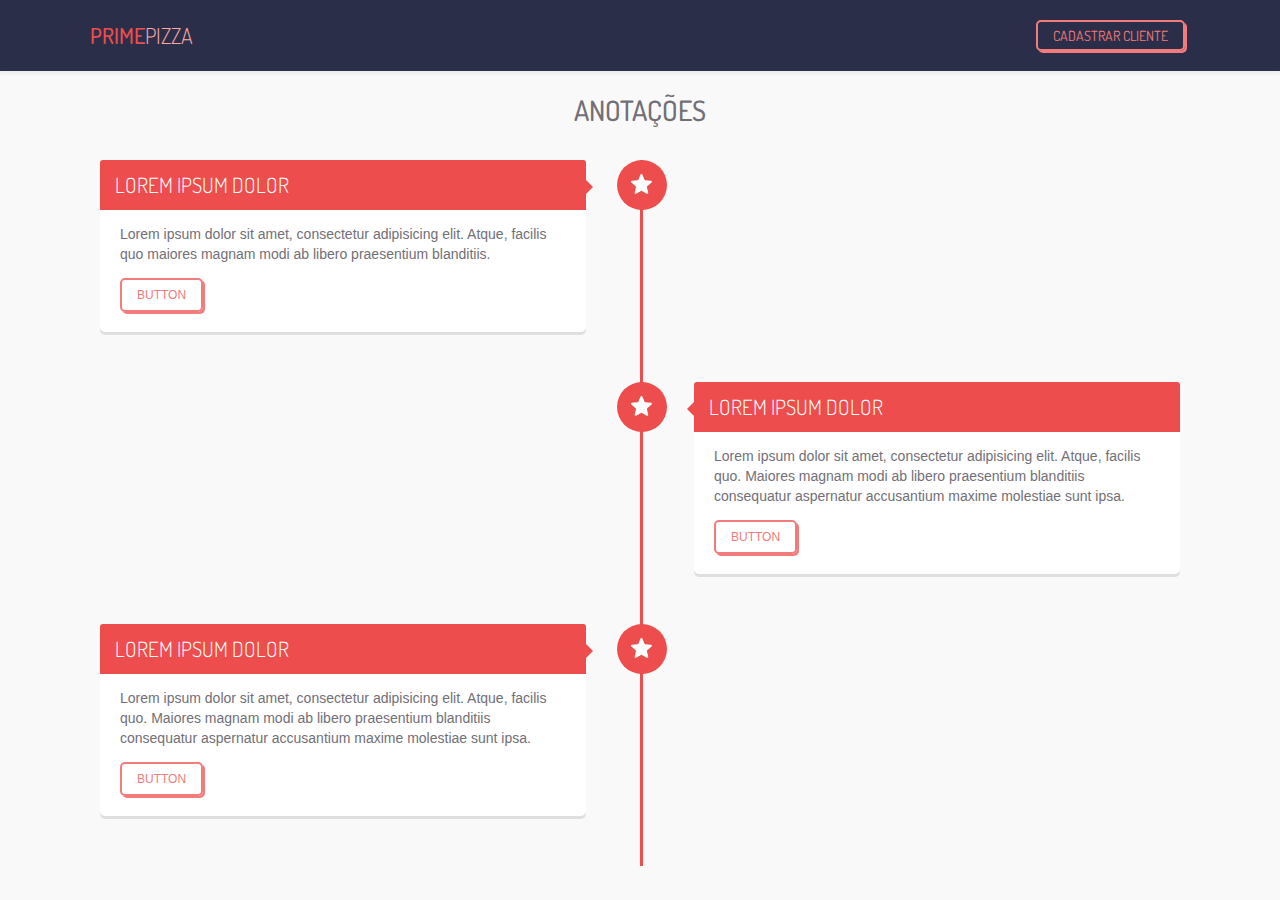
<file: Anotações PrimePizza/index.html>
<!DOCTYPE html>
<html lang="en">
<head>
    <meta charset="UTF-8">
    <meta http-equiv="X-UA-Compatible" content="IE=edge">
    <meta name="viewport" content="width=device-width, initial-scale=1.0">
    <title>Anotações</title>
    <link rel="stylesheet" href="style.css">
</head>
<body>
    <header>
        <div class="container">
          <h1 class="logo"> PRIME<span>PIZZA</span>
          </h1>
          <section class="social">
           <button class="btn">Cadastrar Cliente</button>
          </section>
        </div>
      </header>
    
      <div class="container">
        <h1 class="project-name">ANOTAÇÕES</h1>
        <div id="timeline">
          <div class="timeline-item">
            <div class="timeline-icon">
              <svg version="1.1" id="Layer_1" xmlns="http://www.w3.org/2000/svg" xmlns:xlink="http://www.w3.org/1999/xlink" x="0px" y="0px"
       width="21px" height="20px" viewBox="0 0 21 20" enable-background="new 0 0 21 20" xml:space="preserve">
    <path fill="#FFFFFF" d="M19.998,6.766l-5.759-0.544c-0.362-0.032-0.676-0.264-0.822-0.61l-2.064-4.999
      c-0.329-0.825-1.5-0.825-1.83,0L7.476,5.611c-0.132,0.346-0.462,0.578-0.824,0.61L0.894,6.766C0.035,6.848-0.312,7.921,0.333,8.499
      l4.338,3.811c0.279,0.246,0.395,0.609,0.314,0.975l-1.304,5.345c-0.199,0.842,0.708,1.534,1.468,1.089l4.801-2.822
      c0.313-0.181,0.695-0.181,1.006,0l4.803,2.822c0.759,0.445,1.666-0.23,1.468-1.089l-1.288-5.345
      c-0.081-0.365,0.035-0.729,0.313-0.975l4.34-3.811C21.219,7.921,20.855,6.848,19.998,6.766z"/>
    </svg>
    
            </div>
            <div class="timeline-content">
              <h2>LOREM IPSUM DOLOR</h2>
              <p>
                Lorem ipsum dolor sit amet, consectetur adipisicing elit. 
                Atque, facilis quo maiores magnam modi ab libero praesentium blanditiis.
              </p>
              <a href="#" class="btn">button</a>
            </div>
          </div>
    
          <div class="timeline-item">
            <div class="timeline-icon">
              <svg version="1.1" id="Layer_1" xmlns="http://www.w3.org/2000/svg" xmlns:xlink="http://www.w3.org/1999/xlink" x="0px" y="0px"
       width="21px" height="20px" viewBox="0 0 21 20" enable-background="new 0 0 21 20" xml:space="preserve">
    <g>
      <path fill="#FFFFFF" d="M19.998,6.766l-5.759-0.544c-0.362-0.032-0.676-0.264-0.822-0.61l-2.064-4.999
      c-0.329-0.825-1.5-0.825-1.83,0L7.476,5.611c-0.132,0.346-0.462,0.578-0.824,0.61L0.894,6.766C0.035,6.848-0.312,7.921,0.333,8.499
      l4.338,3.811c0.279,0.246,0.395,0.609,0.314,0.975l-1.304,5.345c-0.199,0.842,0.708,1.534,1.468,1.089l4.801-2.822
      c0.313-0.181,0.695-0.181,1.006,0l4.803,2.822c0.759,0.445,1.666-0.23,1.468-1.089l-1.288-5.345
      c-0.081-0.365,0.035-0.729,0.313-0.975l4.34-3.811C21.219,7.921,20.855,6.848,19.998,6.766z"/>
    </g>
    </svg>
    
            </div>
            <div class="timeline-content right">
              <h2>LOREM IPSUM DOLOR</h2>
              <p>
                Lorem ipsum dolor sit amet, consectetur adipisicing elit. Atque, facilis quo. Maiores magnam modi ab libero praesentium blanditiis consequatur aspernatur accusantium maxime molestiae sunt ipsa.
              </p>
              <a href="#" class="btn">button</a>
            </div>
          </div>
    
          <div class="timeline-item">
            <div class="timeline-icon">
    <svg version="1.1" id="Layer_1" xmlns="http://www.w3.org/2000/svg" xmlns:xlink="http://www.w3.org/1999/xlink" x="0px" y="0px"
       width="21px" height="20px" viewBox="0 0 21 20" enable-background="new 0 0 21 20" xml:space="preserve">
    <path fill="#FFFFFF" d="M19.998,6.766l-5.759-0.544c-0.362-0.032-0.676-0.264-0.822-0.61l-2.064-4.999
      c-0.329-0.825-1.5-0.825-1.83,0L7.476,5.611c-0.132,0.346-0.462,0.578-0.824,0.61L0.894,6.766C0.035,6.848-0.312,7.921,0.333,8.499
      l4.338,3.811c0.279,0.246,0.395,0.609,0.314,0.975l-1.304,5.345c-0.199,0.842,0.708,1.534,1.468,1.089l4.801-2.822
      c0.313-0.181,0.695-0.181,1.006,0l4.803,2.822c0.759,0.445,1.666-0.23,1.468-1.089l-1.288-5.345
      c-0.081-0.365,0.035-0.729,0.313-0.975l4.34-3.811C21.219,7.921,20.855,6.848,19.998,6.766z"/>
    </svg>
    
            </div>
            <div class="timeline-content">
              <h2>LOREM IPSUM DOLOR</h2>
              <p>
                Lorem ipsum dolor sit amet, consectetur adipisicing elit. Atque, facilis quo. Maiores magnam modi ab libero praesentium blanditiis consequatur aspernatur accusantium maxime molestiae sunt ipsa.
              </p>
              <a href="#" class="btn">button</a>
            </div>
          </div>
        </div>
      </div>
</body>
</html>
</file>
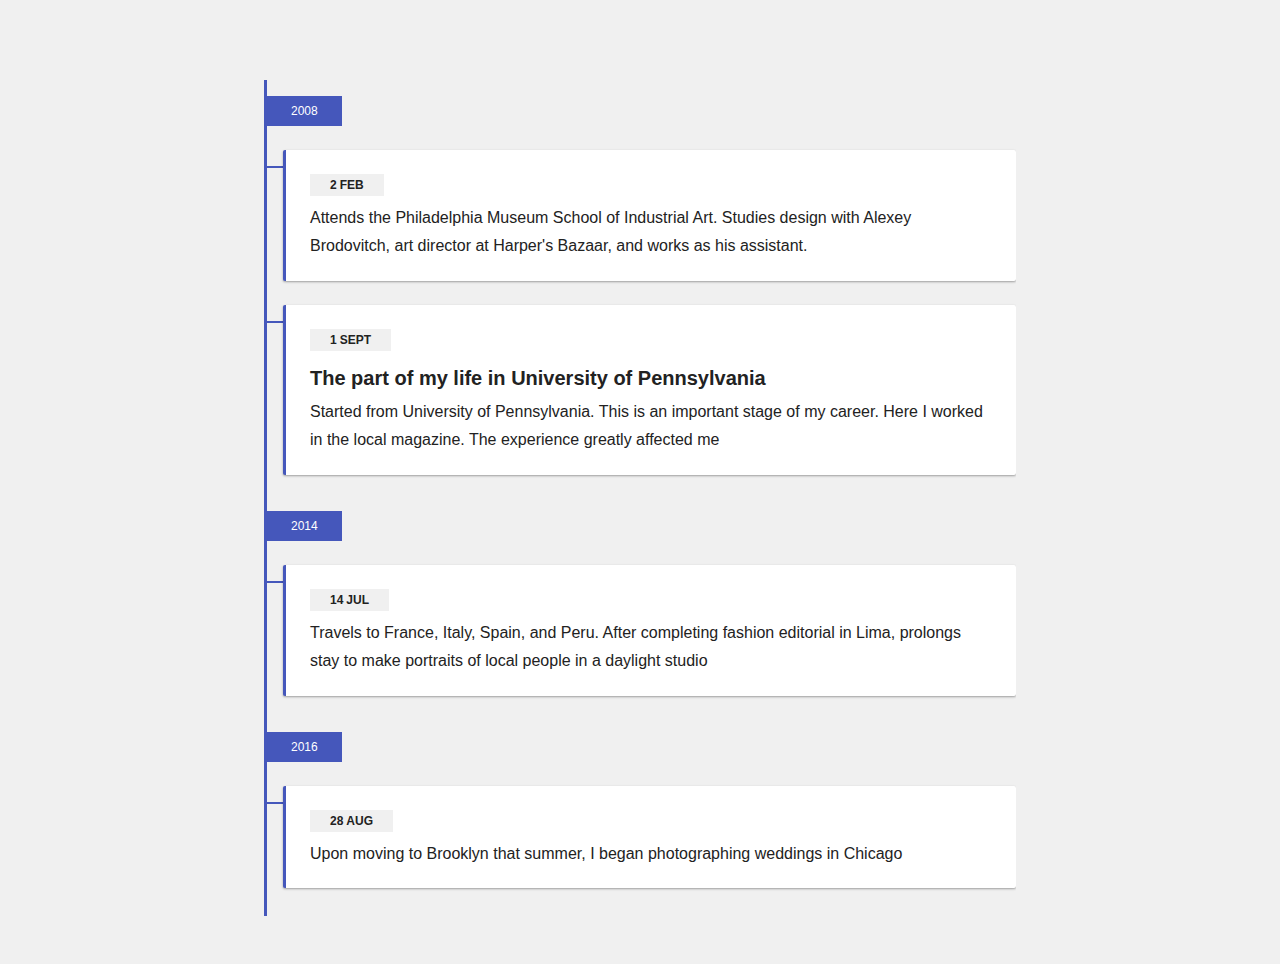
<file: Anotações/index.htm>
<!DOCTYPE html>
<html lang="en">
<head>
    <meta charset="UTF-8">
    <meta http-equiv="X-UA-Compatible" content="IE=edge">
    <meta name="viewport" content="width=device-width, initial-scale=1.0">
    <title>Timeline</title>
    <link rel="stylesheet" href="style.css">
</head>
<body>
    
<div class="page">
    <div class="timeline">
      <div class="timeline__group">
        <span class="timeline__year time" aria-hidden="true">2008</span>
        <div class="timeline__cards">
          <div class="timeline__card card">
            <header class="card__header">
              <time class="time" datetime="2008-02-02">
                <span class="time__day">2</span>
                <span class="time__month">Feb</span>
              </time>
            </header>
            <div class="card__content">
              <p>Attends the Philadelphia Museum School of Industrial Art. Studies design with Alexey Brodovitch, art director at Harper's Bazaar, and works as his assistant.</p>
            </div>
          </div>
          <div class="timeline__card card">
            <header class="card__header">
              <time class="time" datetime="2008-09-01">
                <span class="time__day">1</span>
                <span class="time__month">Sept</span>
              </time>
              <h3 class="card__title r-title">The part of my life in University of Pennsylvania</h3>
            </header>
            <div class="card__content">
              <p>Started from University of Pennsylvania. This is an important stage of my career. Here I worked in the local magazine. The experience greatly affected me</p>
            </div>
          </div>
        </div>
      </div>
      <div class="timeline__group">
        <span class="timeline__year time" aria-hidden="true">2014</span>
        <div class="timeline__cards">
          <div class="timeline__card card">
            <header class="card__header">
              <time class="time" datetime="2008-07-14">
                <span class="time__day">14</span>
                <span class="time__month">Jul</span>
              </time>
            </header>
            <div class="card__content">
              <p>Travels to France, Italy, Spain, and Peru. After completing fashion editorial in Lima, prolongs stay to make portraits of local people in a daylight studio</p>
            </div>
          </div>
        </div>
      </div>
      <div class="timeline__group">
        <span class="timeline__year time" aria-hidden="true">2016</span>
        <div class="timeline__cards">
          <div class="timeline__card card">
            <header class="card__header">
              <time class="time" datetime="2008-08-18">
                <span class="time__day">28</span>
                <span class="time__month">Aug</span>
              </time>          
            </header>
            <div class="card__content">
              <p>Upon moving to Brooklyn that summer, I began photographing weddings in Chicago</p>
            </div>
          </div>
        </div>
      </div>
    </div>
  </div>
</body>
</html>
</file>
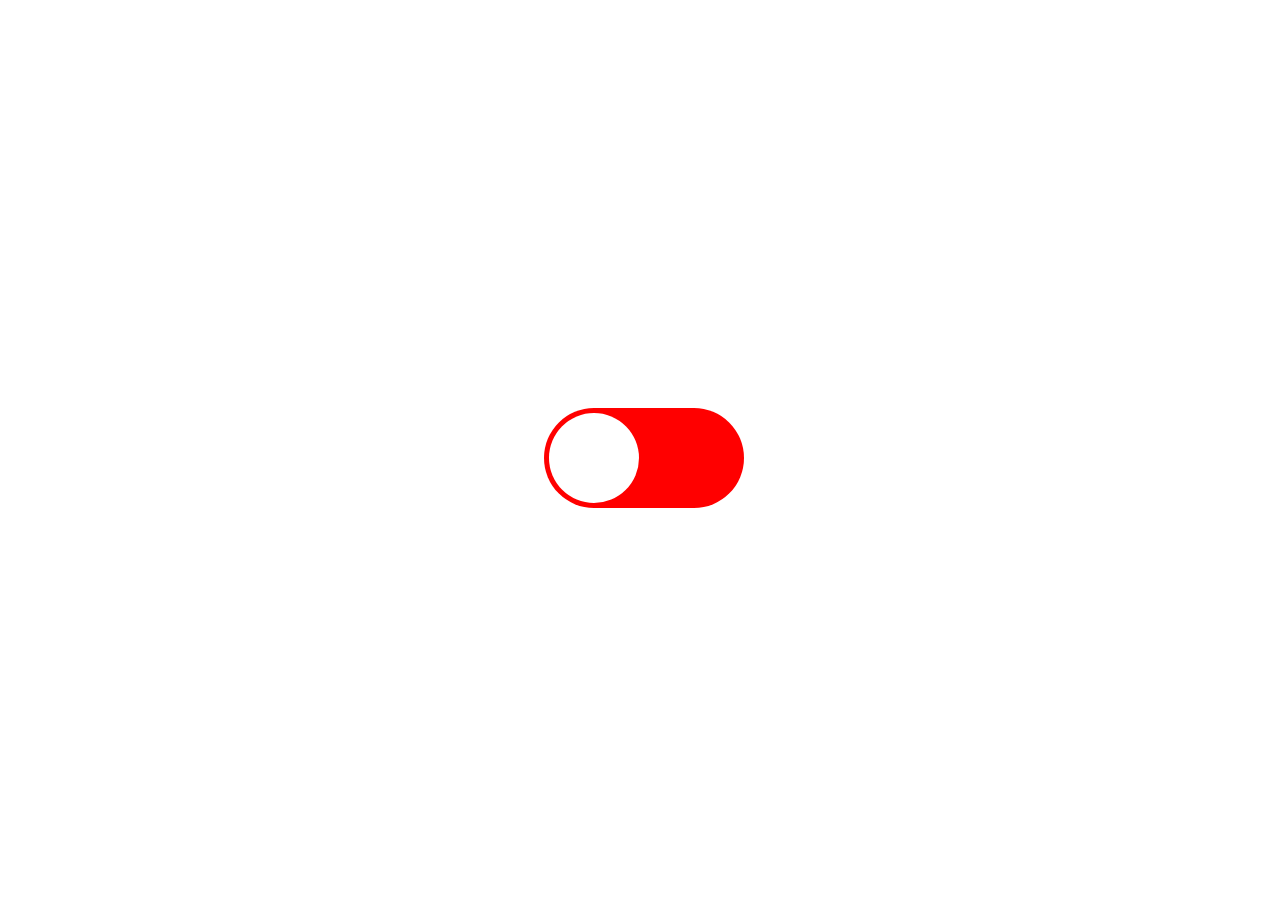
<file: Botão Vermelho e Verde/index.html>
<!DOCTYPE html>
<html lang="en" >
<head>
  <meta charset="UTF-8">
  <title>Alternar Interruptor</title>
  <link rel="stylesheet" href="./style.css">
</head>

<body>
<!-- partial:index.partial.html -->
<input type="checkbox" id="switch" /><label for="switch">Toggle</label>
<!-- partial -->
  
</body>
</html>
</file>
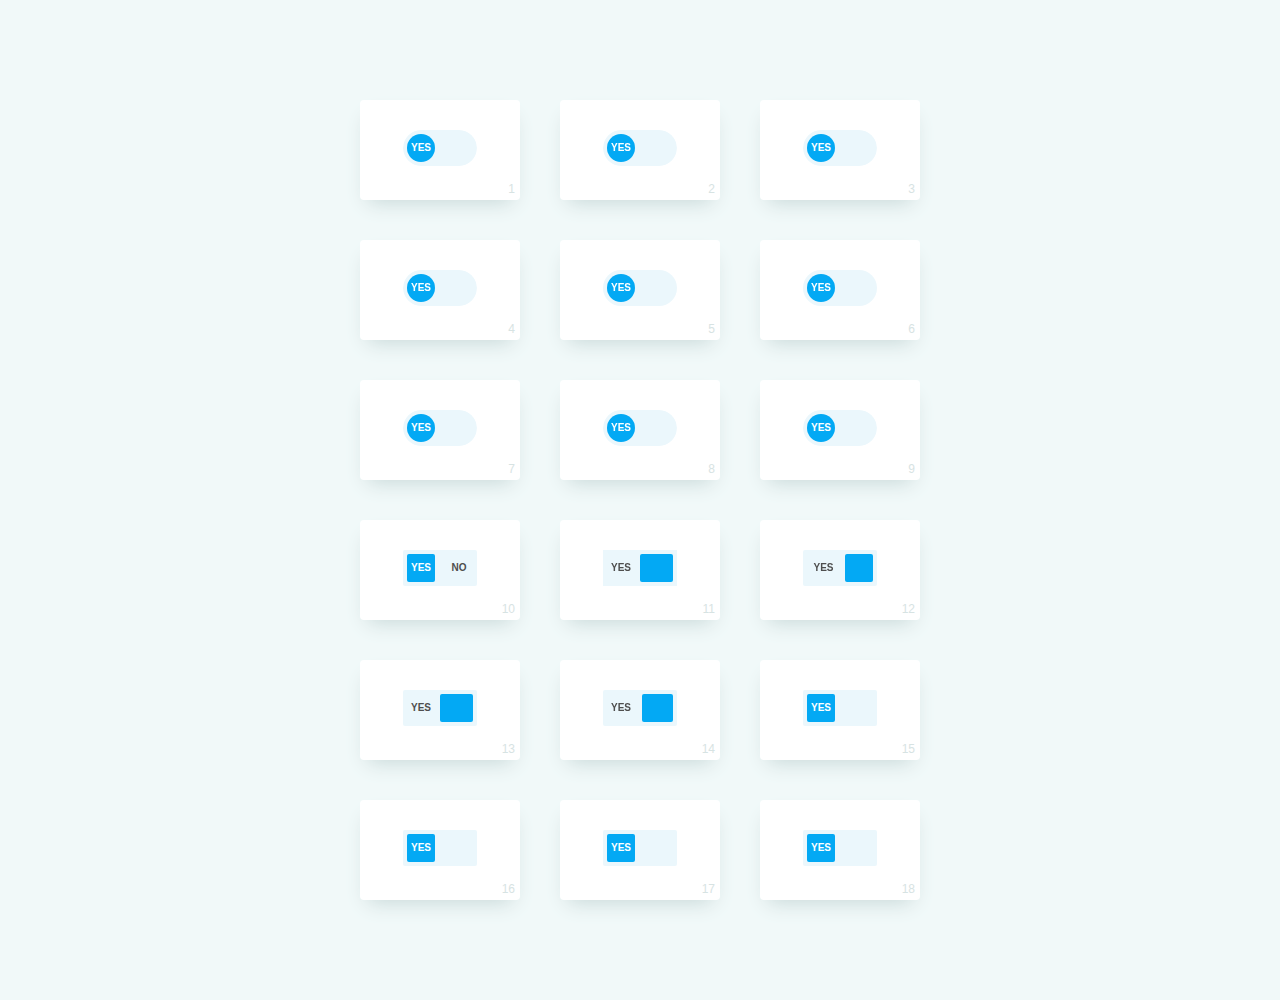
<file: Botões de sim ou não/index.html>
<!DOCTYPE html>
<html lang="en" >
<head>
  <meta charset="UTF-8">
  <title>CodePen - Pure CSS Toggle Buttons | ON-OFF Switches</title>
  <link rel="stylesheet" href="./style.css">

</head>
<body>
<!-- partial:index.partial.html -->
<div id="app-cover">
  <div class="row">
    <div class="toggle-button-cover">
      <div class="button-cover">
        <div class="button r" id="button-1">
          <input type="checkbox" class="checkbox">
          <div class="knobs"></div>
          <div class="layer"></div>
        </div>
      </div>
    </div>
    <div class="toggle-button-cover">
      <div class="button-cover">
        <div class="button r" id="button-2">
          <input type="checkbox" class="checkbox">
          <div class="knobs"></div>
          <div class="layer"></div>
        </div>
      </div>
    </div>
    <div class="toggle-button-cover">
      <div class="button-cover">
        <div class="button r" id="button-3">
          <input type="checkbox" class="checkbox">
          <div class="knobs"></div>
          <div class="layer"></div>
        </div>
      </div>
    </div>
  </div>
  <div class="row">
    <div class="toggle-button-cover">
      <div class="button-cover">
        <div class="button r" id="button-4">
          <input type="checkbox" class="checkbox">
          <div class="knobs"></div>
          <div class="layer"></div>
        </div>
      </div>
    </div>
    <div class="toggle-button-cover">
      <div class="button-cover">
        <div class="button r" id="button-5">
          <input type="checkbox" class="checkbox">
          <div class="knobs"><span></span></div>
          <div class="layer"></div>
        </div>
      </div>
    </div>
    <div class="toggle-button-cover">
      <div class="button-cover">
        <div class="button r" id="button-6">
          <input type="checkbox" class="checkbox">
          <div class="knobs">
          </div>
          <div class="layer"></div>
        </div>
      </div>
    </div>
  </div>
  <div class="row">
    <div class="toggle-button-cover">
      <div class="button-cover">
        <div class="button r" id="button-7">
          <input type="checkbox" class="checkbox">
          <div class="knobs">
            <span></span>
          </div>
          <div class="layer"></div>
        </div>
      </div>
    </div>
    <div class="toggle-button-cover">
      <div class="button-cover">
        <div class="button r" id="button-8">
          <input type="checkbox" class="checkbox">
          <div class="knobs">
            <span></span>
          </div>
          <div class="layer"></div>
        </div>
      </div>
    </div>
    <div class="toggle-button-cover">
      <div class="button-cover">
        <div class="button r" id="button-9">
          <input type="checkbox" class="checkbox">
          <div class="knobs">
            <span></span>
          </div>
          <div class="layer"></div>
        </div>
      </div>
    </div>
  </div>
  <div class="row">
    <div class="toggle-button-cover">
      <div class="button-cover">
        <div class="button b2" id="button-10">
          <input type="checkbox" class="checkbox">
          <div class="knobs">
            <span>YES</span>
          </div>
          <div class="layer"></div>
        </div>
      </div>
    </div>
    <div class="toggle-button-cover">
      <div class="button-cover">
        <div class="button b2" id="button-11">
          <input type="checkbox" class="checkbox">
          <div class="knobs">
            <span></span>
          </div>
          <div class="layer"></div>
        </div>
      </div>
    </div>
    <div class="toggle-button-cover">
      <div class="button-cover">
        <div class="button b2" id="button-12">
          <input type="checkbox" class="checkbox">
          <div class="knobs">
            <span></span>
          </div>
          <div class="layer"></div>
        </div>
      </div>
    </div>
  </div>
  <div class="row">
    <div class="toggle-button-cover">
      <div class="button-cover">
        <div class="button b2" id="button-13">
          <input type="checkbox" class="checkbox">
          <div class="knobs">
            <span></span>
          </div>
          <div class="layer"></div>
        </div>
      </div>
    </div>
    <div class="toggle-button-cover">
      <div class="button-cover">
        <div class="button b2" id="button-14">
          <input type="checkbox" class="checkbox">
          <div class="knobs">
            <span></span>
          </div>
          <div class="layer"></div>
        </div>
      </div>
    </div>
    <div class="toggle-button-cover">
      <div class="button-cover">
        <div class="button b2" id="button-15">
          <input type="checkbox" class="checkbox">
          <div class="knobs"></div>
          <div class="layer"></div>
        </div>
      </div>
    </div>
  </div>
  <div class="row">
    <div class="toggle-button-cover">
      <div class="button-cover">
        <div class="button b2" id="button-16">
          <input type="checkbox" class="checkbox">
          <div class="knobs"></div>
          <div class="layer"></div>
        </div>
      </div>
    </div>
    <div class="toggle-button-cover">
      <div class="button-cover">
        <div class="button b2" id="button-17">
          <input type="checkbox" class="checkbox">
          <div class="knobs">
            <span></span>
          </div>
          <div class="layer"></div>
        </div>
      </div>
    </div>
    <div class="toggle-button-cover">
      <div class="button-cover">
        <div class="button b2" id="button-18">
          <input type="checkbox" class="checkbox">
          <div class="knobs">
            <span></span>
          </div>
          <div class="layer"></div>
        </div>
      </div>
    </div>
  </div>
</div>

<!-- <a href="https://www.youtube.com/channel/UC7hSS_eujjZOEQrjsda76gA/videos" target="_blank" id="ytd-url">My YouTube Channel</a> -->
<!-- partial -->
  <script  src="./script.js"></script>

</body>
</html>
</file>
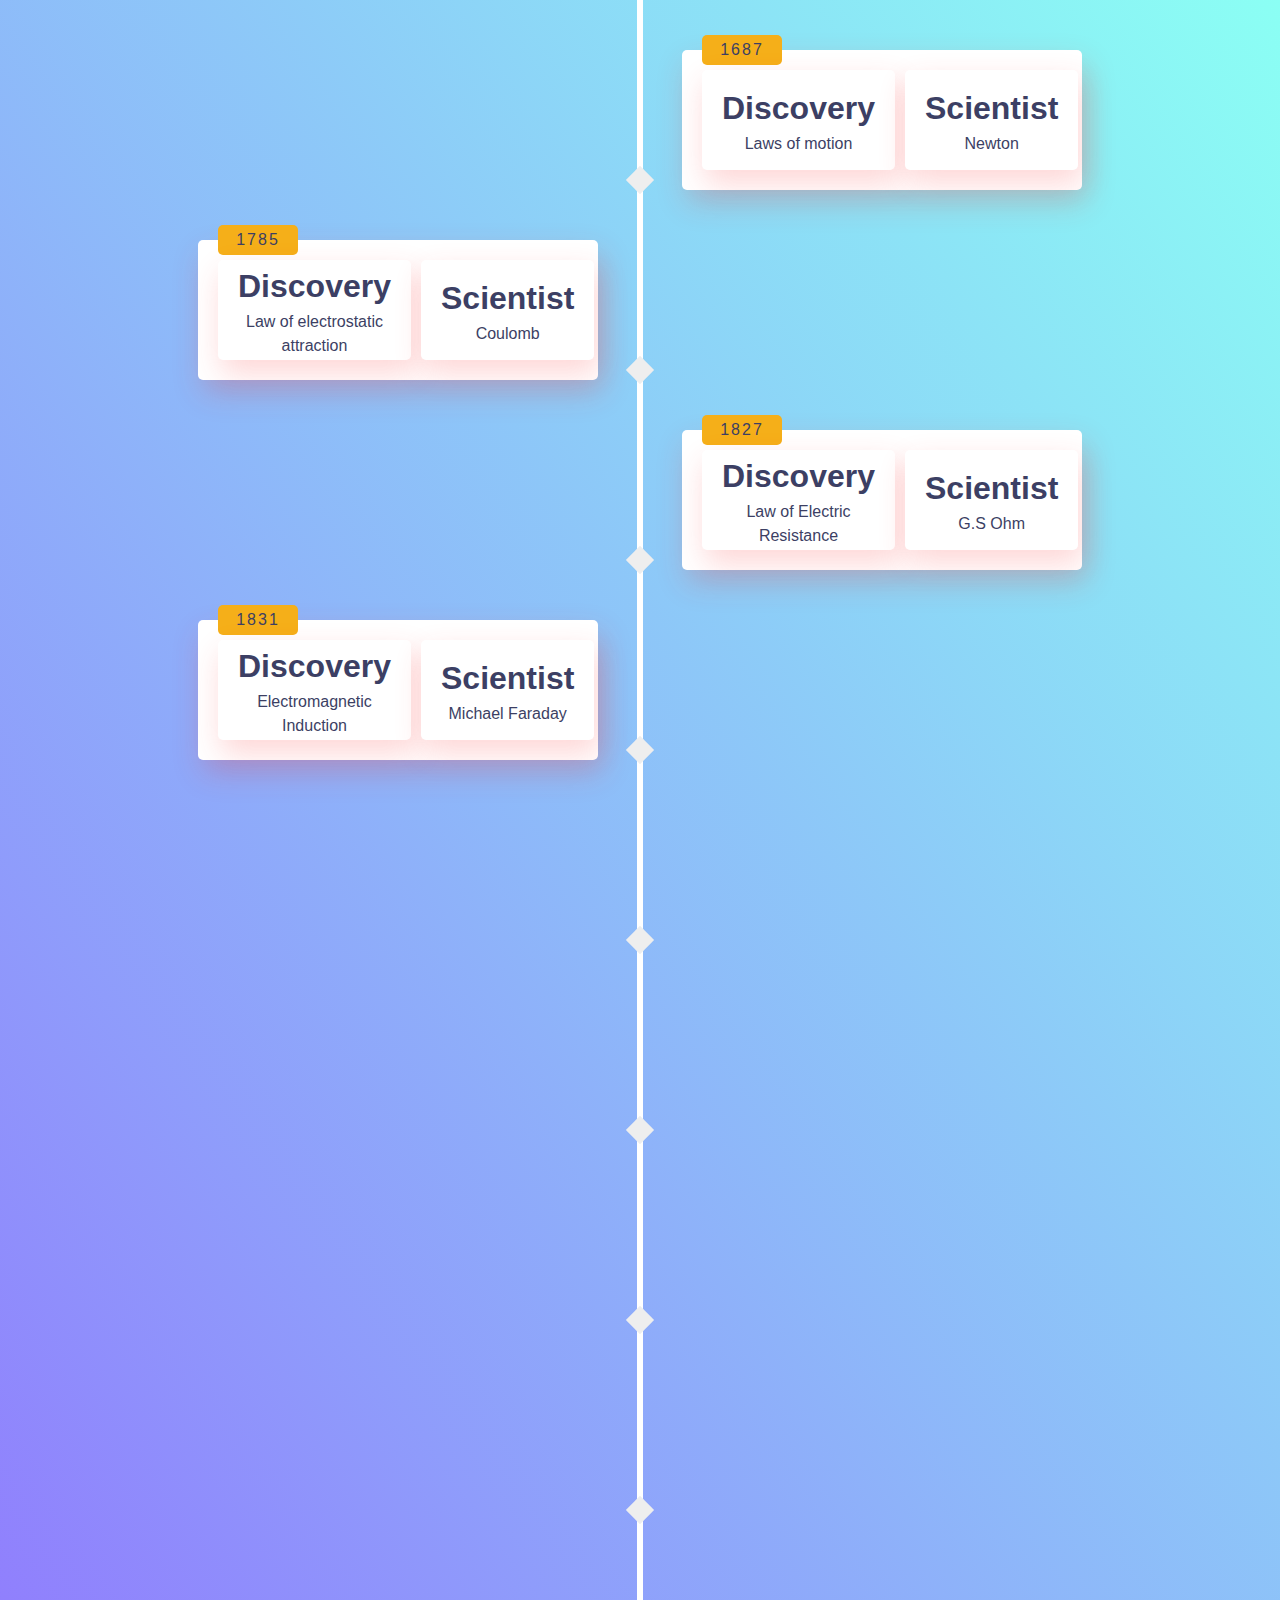
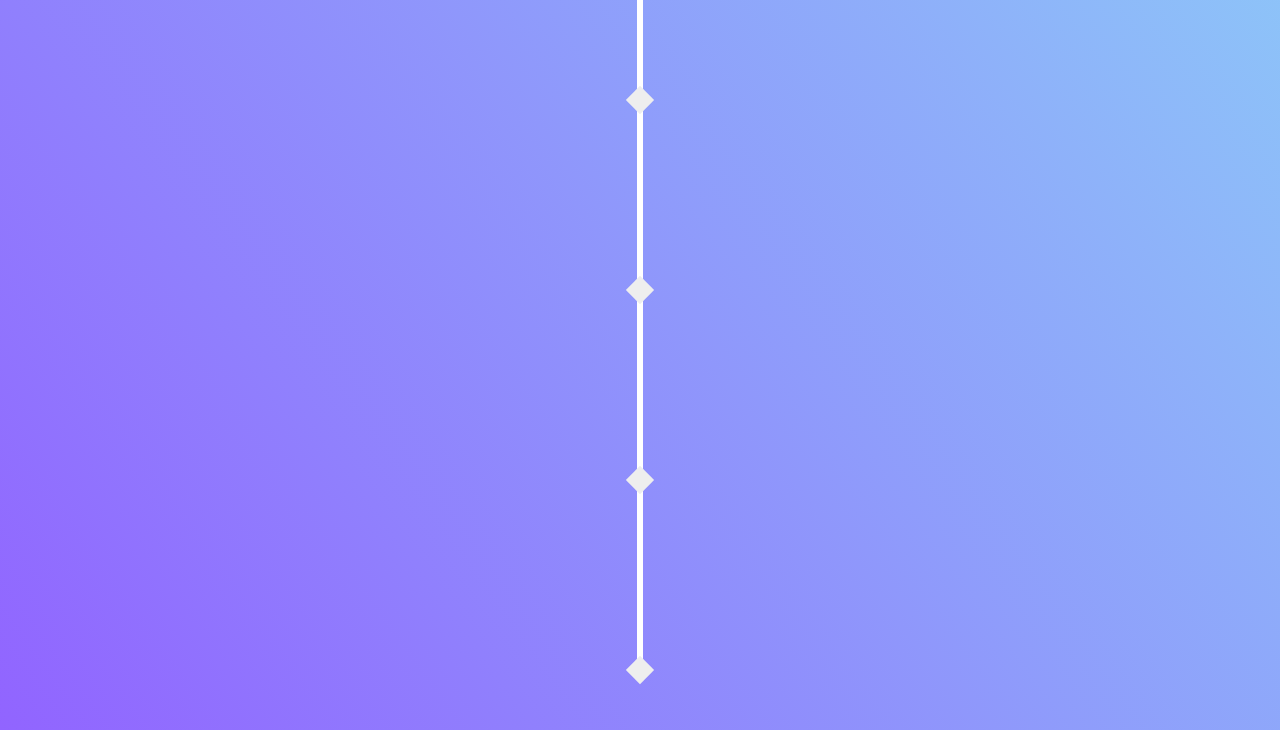
<file: Linha do tempo/index.html>
<!DOCTYPE html>
<html lang="en">
<head>
    <meta charset="UTF-8">
    <meta http-equiv="X-UA-Compatible" content="IE=edge">
    <meta name="viewport" content="width=device-width, initial-scale=1.0">
    <title>Timeline3</title>
    <link rel="stylesheet" href="style.css">
</head>
<body>
    <section class="timeline">
        <ul>
          <li>
            <div>
              <time>1687</time>
              <div class="discovery">
                <h1>Discovery</h1>
                <p>
                  Laws of motion
                </p>
              </div>
              <div class="scientist">
                <h1>Scientist</h1>
                <span>Newton</span>
              </div>
            </div>
          </li>
          <li>
            <div>
              <time>1785</time>
              <div class="discovery">
                <h1>Discovery</h1>
                <p>
                  Law of electrostatic attraction
                </p>
              </div>
              <div class="scientist">
                <h1>Scientist</h1>
                <span>Coulomb</span>
              </div>
            </div>
          </li>
          <li>
            <div>
              <time>1827</time>
              <div class="discovery">
                <h1>Discovery</h1>
                <p>
                  Law of Electric Resistance
                </p>
              </div>
              <div class="scientist">
                <h1>Scientist</h1>
                <span>G.S Ohm</span>
              </div>
            </div>
          </li>
          <li>
            <div>
              <time>1831</time>
              <div class="discovery">
                <h1>Discovery</h1>
                <p>
                  Electromagnetic Induction
                </p>
              </div>
              <div class="scientist">
                <h1>Scientist</h1>
                <span>Michael Faraday</span>
              </div>
            </div>
          </li>
          <li>
            <div>
              <time>1867</time>
              <div class="discovery">
                <h1>Discovery</h1>
                <p>
                  Dynamite
                </p>
              </div>
              <div class="scientist">
                <h1>Scientist</h1>
                <span>Alfred Nobel</span>
              </div>
            </div>
          </li>
          <li>
            <div>
              <time>1895</time>
              <div class="discovery">
                <h1>Discovery</h1>
                <p>
                  X Rays
                </p>
              </div>
              <div class="scientist">
                <h1>Scientist</h1>
                <span>Roentgen</span>
              </div>
            </div>
          </li>
          <li>
            <div>
              <time>1897</time>
              <div class="discovery">
                <h1>Discovery</h1>
                <p>
                  Electron
                </p>
              </div>
              <div class="scientist">
                <h1>Scientist</h1>
                <span>J.J.Thomson</span>
              </div>
            </div>
          </li>
          <li>
            <div>
              <time>1898</time>
              <div class="discovery">
                <h1>Discovery</h1>
                <p>
                  Radium
                </p>
              </div>
              <div class="scientist">
                <h1>Scientist</h1>
                <span>Madam Curie</span>
              </div>
            </div>
          </li>
          <li>
            <div>
              <time>1900</time>
              <div class="discovery">
                <h1>Discovery</h1>
                <p>
                  Quantum Theory
                </p>
              </div>
              <div class="scientist">
                <h1>Scientist</h1>
                <span>Max Plank</span>
              </div>
            </div>
          </li>
          <li>
            <div>
              <time>1905</time>
              <div class="discovery">
                <h1>Discovery</h1>
                <p>
                  Principle of Relativity
                </p>
              </div>
              <div class="scientist">
                <h1>Scientist</h1>
                <span>Albert Einstein</span>
              </div>
            </div>
          </li>
          <li>
            <div>
              <time>1905</time>
              <div class="discovery">
                <h1>Discovery</h1>
                <p>
                  Photo electric effect
                </p>
              </div>
              <div class="scientist">
                <h1>Scientist</h1>
                <span>Albert Einstein</span>
              </div>
            </div>
          </li>
          <li>
            <div>
              <time>1942</time>
              <div class="discovery">
                <h1>Discovery</h1>
                <p>
                  Nuclear Reactor
                </p>
              </div>
              <div class="scientist">
                <h1>Scientist</h1>
                <span>Anrico Fermi</span>
              </div>
            </div>
          </li>
        </ul>
      </section>
      <script src="script.js"></script>
</body>
</html>
</file>
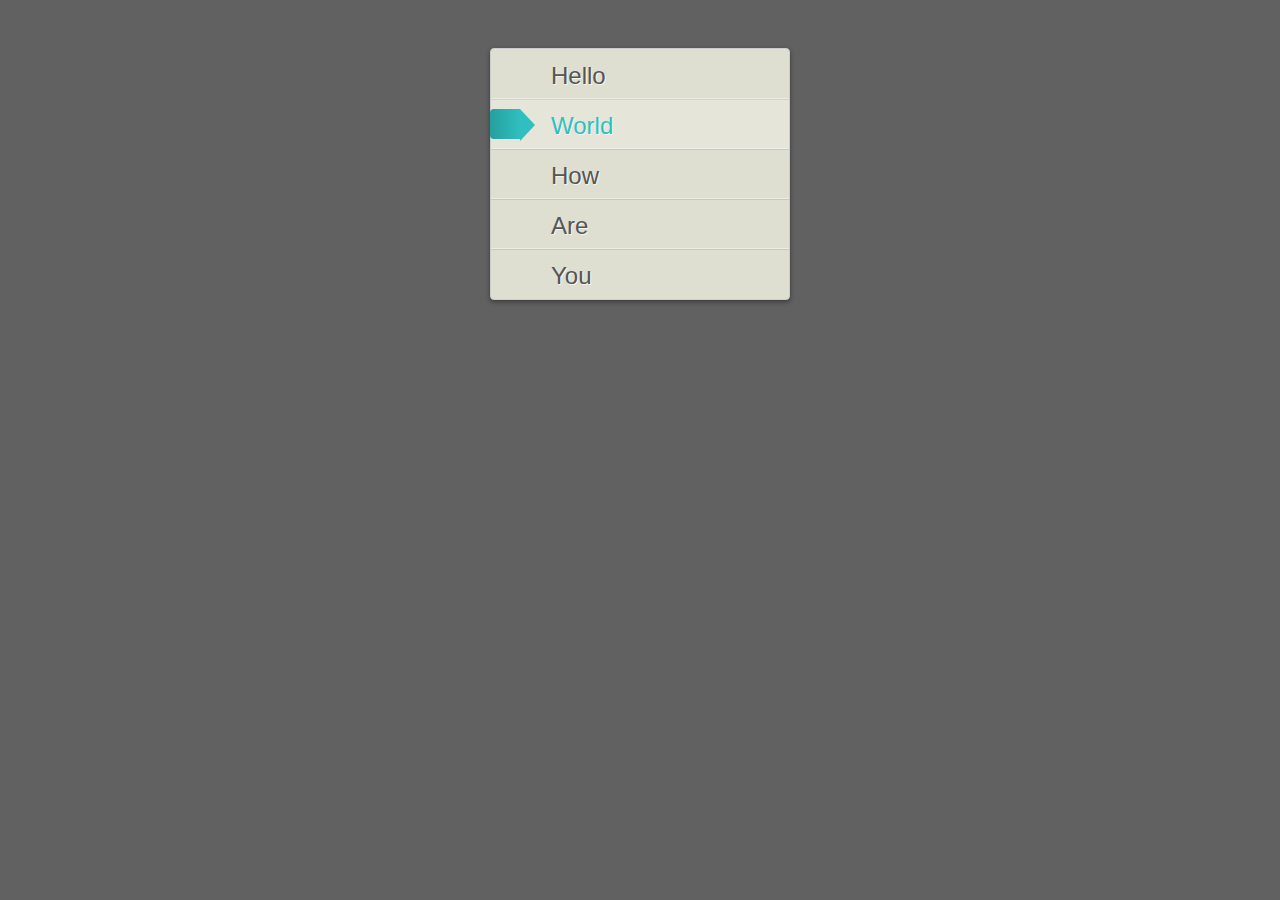
<file: RadioButton(com rolagem)/index.html>
<!DOCTYPE html>
<html lang="en">
<head>
    <meta charset="UTF-8">
    <meta http-equiv="X-UA-Compatible" content="IE=edge">
    <meta name="viewport" content="width=device-width, initial-scale=1.0">
    <title>Radio Button</title>
    <link rel="stylesheet" href="style.css">
</head>
<body>
    <div class="radio-box">
        <input class="radio-btn" type="radio" name="model1">
         <label class="radio-label">Hello</label>
        <input class="radio-btn" type="radio" name="model1" checked>
         <label class="radio-label">World</label>
        <input class="radio-btn" type="radio" name="model1">
         <label class="radio-label">How</label>
        <input class="radio-btn" type="radio" name="model1">
         <label class="radio-label">Are</label>
        <input class="radio-btn" type="radio" name="model1">
         <label class="radio-label">You</label>
        <span class="marker"></span>
      </div>
</body>
</html>
</file>
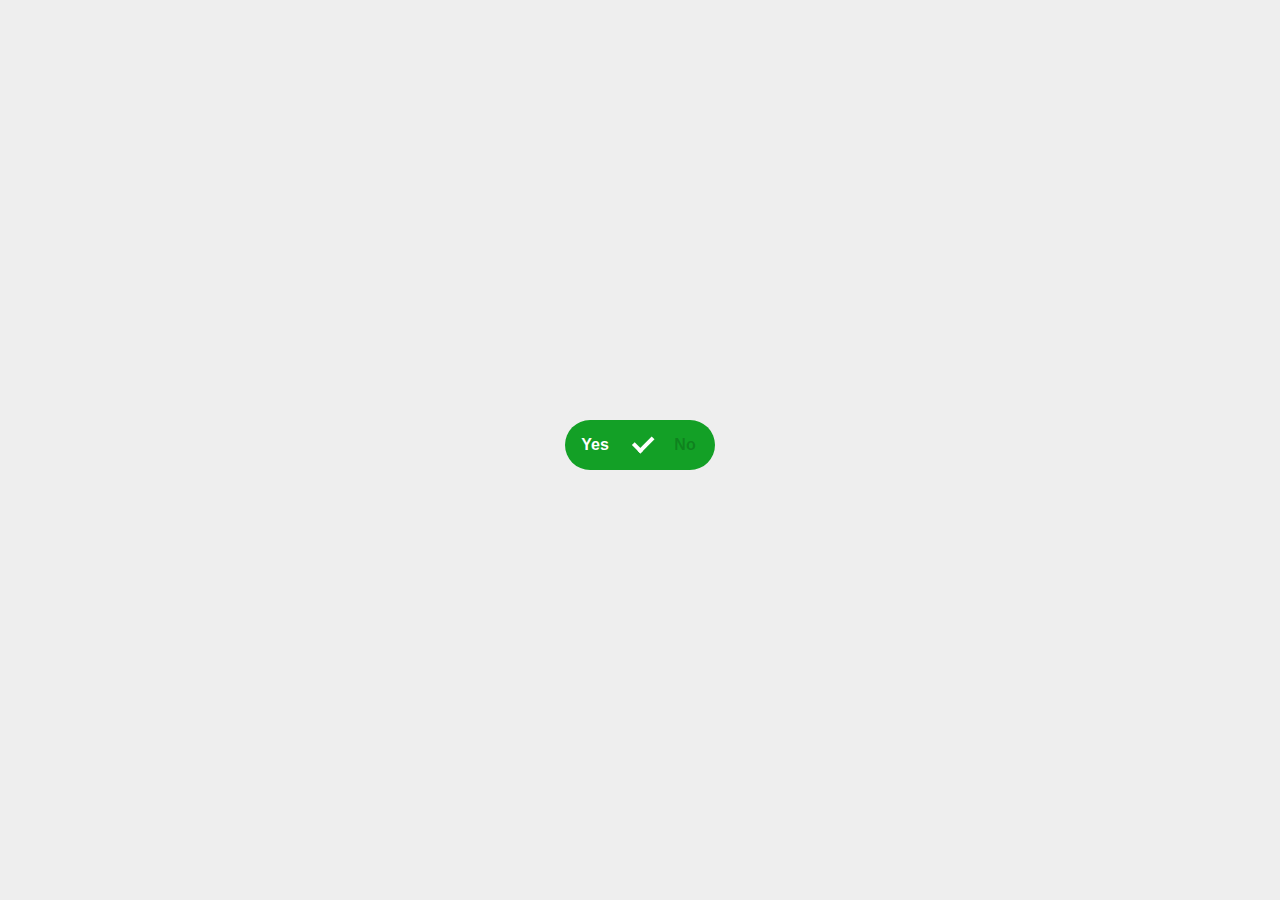
<file: Sim ou Não/index.html>
<!DOCTYPE html>
<html lang="en" >
<head>
  <meta charset="UTF-8">
  <title>Botão de alternância incrível</title>
  <link rel="stylesheet" href="./style.css">

</head>
<body>
<!-- partial:index.partial.html -->
<div class="toggle-radio">
  <input type="radio" name="rdo" id="yes" checked>
  <input type="radio" name="rdo" id="no">
  <div class="switch">
    <label for="yes">Yes</label>
    <label for="no">No</label>
    <span></span>
  </div>
</div>

</body>
</html>
</file>
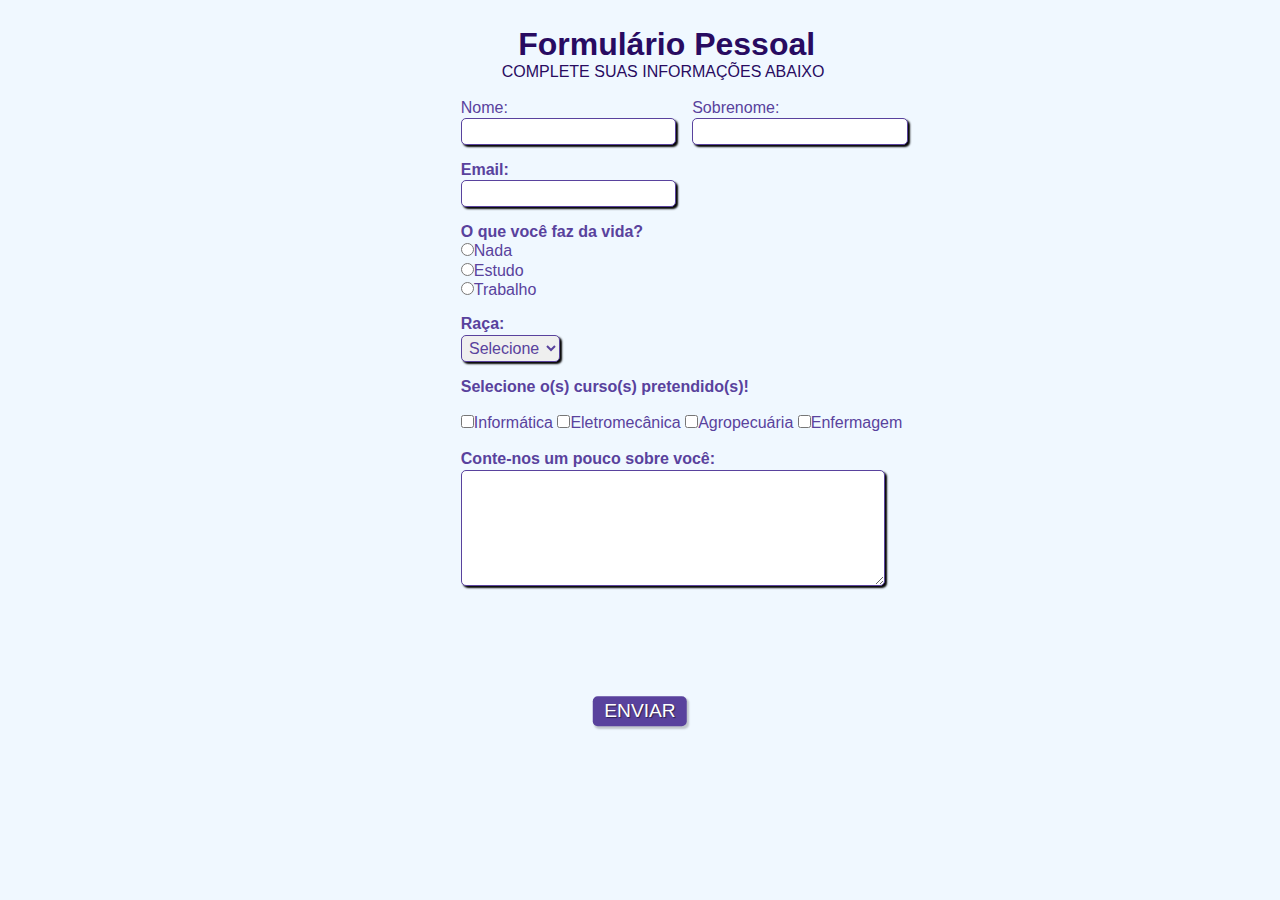
<file: Formulario Pessoal/Formulário.html>
<!DOCTYPE html>
<html lang="en">
<head>
    <meta charset="UTF-8">
    <meta http-equiv="X-UA-Compatible" content="IE=edge">
    <meta name="viewport" content="width=device-width, initial-scale=1.0">
    
    <link rel="stylesheet" type="text/css" href="Formulário.css" media="screen">
    <title>Formulário</title>
</head>
<body>
    
    <div>
    <h1 id="titulo">Formulário Pessoal</h1>
        <p id="subtitulo">COMPLETE SUAS INFORMAÇÕES ABAIXO</p>
        <br> 
    </div>
                        <!--INICIO DO FORMULÁRIO-->
    <form>
                        
        
        
        
                        <!-- CAMPO DE NOME E SOBRENOME-->
        <fieldset class="grupo">
            <div class="campo"> 
                <label for="nome"> Nome:</label>
                <input type="text" name="nome" id="nome" required> 
            </div>

            <div class="campo">
                <label for="sobrenome">Sobrenome:</label>
                <input type="text" name="sobrenome" id="sobrenome" required>
            </div>
        </fieldset>

                        <!-- CAMPO DE EMAIL-->


            <div class="campo"> 
                <label for="email"><strong>Email:</strong></label>
                <input type="email" name="email" id="email" required>
            </div>




                         <!-- CAMPO DE 3 OPÇÕES DE BOTÕES-->
            <div class="campo">
                <label><strong>O que você faz da vida?</strong></label>
               
                <label>
                    <input type="radio" name="devweb" value="Nada">Nada
                </label>

                <label>
                    <input type="radio" name="devweb" value="Estudo">Estudo
                </label>

                <label>
                    <input type="radio" name="devweb" value="Trabalho">Trabalho
                </label>
            </div>
                       
            
            
                        <!-- CAMPO DE ESCOLHA (SELECT E OPTION)  -->
            <div class="campo">
            <label for="raça"><strong>Raça:</strong></label>
                <select id="raça" required>
                    <option selected disabled value="">Selecione</option>
                    <option>Preto</option>
                    <option>Branco</option>
                    <option>Albino</option>
                </select>
            </div>


                        <!-- CAMPO DE ESCOLHA PARA MARCAÇÃO  -->
        <fieldset class="grupo">
            <div class="cursos">
                <label><strong>Selecione o(s) curso(s) pretendido(s)!</strong></label>
                <br><br>

                <input type="checkbox" id="info" name="info" value="Informática"><label for="info">Informática</label>
                <input type="checkbox" id="elet" name="elet" value="Eletromecânica"><label for="elet">Eletromecânica</label>
                <input type="checkbox" id="agro" name="agro" value="Agropecuária"><label for="agro">Agropecuária</label>
                <input type="checkbox" id="enf" name="enf" value="Enfermagem"><label for="enf">Enfermagem</label>
            </div>
        </fieldset>
                     
        
                        <!-- CAMPO DE CAIXA DE TEXTO  -->
            <div class="campo"><br>
                <label for="experiencia"><strong>Conte-nos um pouco sobre você:</strong></label>
                <textarea rows="6" style="width: 26em" id="experiencia" name="experiencia"></textarea>
            </div><br>


                        <!--BOTÃO PARA ENVIAR O FORMULÁRIO-->
            <button class="botao" type="submit" onsubmit="">ENVIAR</button>
        </form>
</body>
</html>
</file>
<file: Anotações PrimePizza/style.css>
@import "https://fonts.googleapis.com/css?family=Dosis:300,400,500,600,700";
#timeline .timeline-item:after, header:after, #timeline .timeline-item:before, header:before {
  content: "";
  display: block;
  width: 100%;
  clear: both;
}

*, *:before, *:after {
  box-sizing: border-box;
  -webkit-box-sizing: border-box;
  -moz-box-sizing: border-box;
}

body, html {
  height: 100%;
}

body {
  background: #f9f9f9;
  background-size: cover;
  margin: 0;
  padding: 0;
  font-family: helvetica, arial, tahoma, verdana;
  line-height: 20px;
  font-size: 14px;
  color: #726f77;
}

img {
  max-width: 100%;
}

a {
  text-decoration: none;
}

.container {
  max-width: 1100px;
  margin: 0 auto;
}

h1, h2, h3, h4 {
  font-family: "Dosis", arial, tahoma, verdana;
  font-weight: 500;
}

.project-name {
  text-align: center;
  padding: 10px 0;
}

header {
  background: #2b2e48;
  padding: 10px;
  -webkit-box-shadow: 0 3px 3px rgba(0, 0, 0, 0.05);
  -moz-box-shadow: 0 3px 3px rgba(0, 0, 0, 0.05);
  -ms-box-shadow: 0 3px 3px rgba(0, 0, 0, 0.05);
  box-shadow: 0 3px 3px rgba(0, 0, 0, 0.05);
}
header .logo {
  color: #ee4d4d;
  float: left;
  font-family: "Dosis", arial, tahoma, verdana;
  font-size: 22px;
  font-weight: 500;
}
header .logo > span {
  color: #f7aaaa;
  font-weight: 300;
}
header .social {
  float: right;
}
header .social .btn {
  font-family: "Dosis";
  font-size: 14px;
  margin: 10px 5px;
}

#timeline {
  width: 100%;
  margin: 30px auto;
  position: relative;
  padding: 0 10px;
  -webkit-transition: all 0.4s ease;
  -moz-transition: all 0.4s ease;
  -ms-transition: all 0.4s ease;
  transition: all 0.4s ease;
}
#timeline:before {
  content: "";
  width: 3px;
  height: 100%;
  background: #ee4d4d;
  left: 50%;
  top: 0;
  position: absolute;
}
#timeline:after {
  content: "";
  clear: both;
  display: table;
  width: 100%;
}
#timeline .timeline-item {
  margin-bottom: 50px;
  position: relative;
}
#timeline .timeline-item .timeline-icon {
  background: #ee4d4d;
  width: 50px;
  height: 50px;
  position: absolute;
  top: 0;
  left: 50%;
  overflow: hidden;
  margin-left: -23px;
  -webkit-border-radius: 50%;
  -moz-border-radius: 50%;
  -ms-border-radius: 50%;
  border-radius: 50%;
}
#timeline .timeline-item .timeline-icon svg {
  position: relative;
  top: 14px;
  left: 14px;
}
#timeline .timeline-item .timeline-content {
  width: 45%;
  background: #fff;
  padding: 20px;
  -webkit-box-shadow: 0 3px 0 rgba(0, 0, 0, 0.1);
  -moz-box-shadow: 0 3px 0 rgba(0, 0, 0, 0.1);
  -ms-box-shadow: 0 3px 0 rgba(0, 0, 0, 0.1);
  box-shadow: 0 3px 0 rgba(0, 0, 0, 0.1);
  -webkit-border-radius: 5px;
  -moz-border-radius: 5px;
  -ms-border-radius: 5px;
  border-radius: 5px;
  -webkit-transition: all 0.3s ease;
  -moz-transition: all 0.3s ease;
  -ms-transition: all 0.3s ease;
  transition: all 0.3s ease;
}
#timeline .timeline-item .timeline-content h2 {
  padding: 15px;
  background: #ee4d4d;
  color: #fff;
  margin: -20px -20px 0 -20px;
  font-weight: 300;
  -webkit-border-radius: 3px 3px 0 0;
  -moz-border-radius: 3px 3px 0 0;
  -ms-border-radius: 3px 3px 0 0;
  border-radius: 3px 3px 0 0;
}
#timeline .timeline-item .timeline-content:before {
  content: "";
  position: absolute;
  left: 45%;
  top: 20px;
  width: 0;
  height: 0;
  border-top: 7px solid transparent;
  border-bottom: 7px solid transparent;
  border-left: 7px solid #ee4d4d;
}
#timeline .timeline-item .timeline-content.right {
  float: right;
}
#timeline .timeline-item .timeline-content.right:before {
  content: "";
  right: 45%;
  left: inherit;
  border-left: 0;
  border-right: 7px solid #ee4d4d;
}

.btn {
  padding: 5px 15px;
  text-decoration: none;
  background: transparent;
  border: 2px solid #f27c7c;
  color: #f27c7c;
  display: inline-block;
  position: relative;
  text-transform: uppercase;
  font-size: 12px;
  -webkit-border-radius: 5px;
  -moz-border-radius: 5px;
  -ms-border-radius: 5px;
  border-radius: 5px;
  -webkit-transition: background 0.3s ease;
  -moz-transition: background 0.3s ease;
  -ms-transition: background 0.3s ease;
  transition: background 0.3s ease;
  -webkit-box-shadow: 2px 2px 0 #f27c7c;
  -moz-box-shadow: 2px 2px 0 #f27c7c;
  -ms-box-shadow: 2px 2px 0 #f27c7c;
  box-shadow: 2px 2px 0 #f27c7c;
}
.btn:hover {
  box-shadow: none;
  top: 2px;
  left: 2px;
  -webkit-box-shadow: 2px 2px 0 transparent;
  -moz-box-shadow: 2px 2px 0 transparent;
  -ms-box-shadow: 2px 2px 0 transparent;
  box-shadow: 2px 2px 0 transparent;
}

@media screen and (max-width: 768px) {
  #timeline {
    margin: 30px;
    padding: 0px;
    width: 90%;
  }
  #timeline:before {
    left: 0;
  }
  #timeline .timeline-item .timeline-content {
    width: 90%;
    float: right;
  }
  #timeline .timeline-item .timeline-content:before, #timeline .timeline-item .timeline-content.right:before {
    left: 10%;
    margin-left: -6px;
    border-left: 0;
    border-right: 7px solid #ee4d4d;
  }
  #timeline .timeline-item .timeline-icon {
    left: 0;
  }
}
</file>
<file: Anotações/style.css>
/*
!!!!
This pen is being refactored
!!!!
*/

/*
=====
DEPENDENCES
=====
*/

.r-title{
  margin-top: var(--rTitleMarginTop, 0) !important;
  margin-bottom: var(--rTitleMarginBottom, 0) !important;
}


p:not([class]){
  line-height: var(--cssTypographyLineHeight, 1.78);
  margin-top: var(--cssTypographyBasicMargin, 1em);
  margin-bottom: 0;
}

p:not([class]):first-child{
  margin-top: 0;
}

/*
text component
*/

.text{
  display: var(--textDisplay, inline-flex);
  font-size: var(--textFontSize, 1rem);  
}

/*
time component
*/

/*
core styles
*/

.time{
  display: var(--timeDisplay, inline-flex);
}

/*
extensions
*/

.time__month{
  margin-left: var(--timelineMounthMarginLeft, .25em);
}

/*
skin
*/

.time{
  padding: var(--timePadding, .25rem 1.25rem .25rem);
  background-color: var(--timeBackgroundColor, #f0f0f0);

  font-size: var(--timeFontSize, .75rem);
  font-weight: var(--timeFontWeight, 700);
  text-transform: var(--timeTextTransform, uppercase);
  color: var(--timeColor, currentColor);
}

/*
card component
*/

/*
core styles
*/

.card{
  padding: var(--timelineCardPadding, 1.5rem 1.5rem 1.25rem);
}

.card__content{
  margin-top: var(--cardContentMarginTop, .5rem);
}

/*
skin
*/

.card{
  border-radius: var(--timelineCardBorderRadius, 2px);
  border-left: var(--timelineCardBorderLeftWidth, 3px) solid var(--timelineCardBorderLeftColor, var(--uiTimelineMainColor));
  box-shadow: var(--timelineCardBoxShadow, 0 1px 3px 0 rgba(0, 0, 0, .12), 0 1px 2px 0 rgba(0, 0, 0, .24));
  background-color: var(--timelineCardBackgroundColor, #fff);
}

/*
extensions
*/

.card__title{
  --rTitleMarginTop: var(--cardTitleMarginTop, 1rem);
  font-size: var(--cardTitleFontSize, 1.25rem);
}

/*
=====
CORE STYLES
=====
*/

.timeline{
  display: var(--timelineDisplay, grid);
  grid-row-gap: var(--timelineGroupsGap, 2rem);
}

/*
1. If timeline__year isn't displaed the gap between it and timeline__cards isn't displayed too
*/

.timeline__year{
  margin-bottom: 1.25rem; /* 1 */
}

.timeline__cards{
  display: var(--timeloneCardsDisplay, grid);
  grid-row-gap: var(--timeloneCardsGap, 1.5rem);
}


/*
=====
SKIN
=====
*/

.timeline{
  --uiTimelineMainColor: var(--timelineMainColor, #222);
  --uiTimelineSecondaryColor: var(--timelineSecondaryColor, #fff);

  border-left: var(--timelineLineWidth, 3px) solid var(--timelineLineBackgroundColor, var(--uiTimelineMainColor));
  padding-top: 1rem;
  padding-bottom: 1.5rem;
}

.timeline__year{
  --timePadding: var(--timelineYearPadding, .5rem 1.5rem);
  --timeColor: var(--uiTimelineSecondaryColor);
  --timeBackgroundColor: var(--uiTimelineMainColor);
  --timeFontWeight: var(--timelineYearFontWeight, 400);
}

.timeline__card{
  position: relative;
  margin-left: var(--timelineCardLineGap, 1rem);
}

/*
1. Stoping cut box shadow
*/

.timeline__cards{
  overflow: hidden;
  padding-top: .25rem; /* 1 */
  padding-bottom: .25rem; /* 1 */
}

.timeline__card::before{
  content: "";
  width: 100%;
  height: var(--timelineCardLineWidth, 2px);
  background-color: var(--timelineCardLineBackgroundColor, var(--uiTimelineMainColor));

  position: absolute;
  top: var(--timelineCardLineTop, 1rem);
  left: -50%;
  z-index: -1;
}

/*
=====
SETTINGS
=====
*/
/**/
.timeline{
  --timelineMainColor: #4557bb;
}

/*
=====
DEMO
=====
*/

body{
  font-family: -apple-system, BlinkMacSystemFont, Segoe UI, Roboto, Open Sans, Ubuntu, Fira Sans, Helvetica Neue, sans-serif;
  color: #222;

  background-color: #f0f0f0;
  margin: 0;
  display: flex;
  flex-direction: column;
}

p{
  margin-top: 0;
  margin-bottom: 1rem;
  line-height: 1.5;
}

p:last-child{
  margin-bottom: 0;
}

.page{
  max-width: 47rem;
  padding: 5rem 2rem 3rem;
  margin-left: auto;
  margin-right: auto;
}
</file>
<file: Botão Vermelho e Verde/style.css>
input[type=checkbox] {
  height: 0;
  width: 0;
  visibility: hidden;
}

label {
  cursor: pointer;
  text-indent: -9999px;
  width: 200px;
  height: 100px;
  background: rgb(255, 0, 0);
  display: block;
  border-radius: 100px;
  position: relative;
}

label:after {
  content: "";
  position: absolute;
  top: 5px;
  left: 5px;
  width: 90px;
  height: 90px;
  background: #fff;
  border-radius: 90px;
  transition: 0.3s;
}

input:checked + label {
  background: #00f128;
}

input:checked + label:after {
  left: calc(100% - 5px);
  transform: translateX(-100%);
}

label:active:after {
  width: 130px;
}

body {
  display: flex;
  justify-content: center;
  align-items: center;
  height: 100vh;
}
</file>
<file: Botões de sim ou não/style.css>
/* CSS rules are kept repetitive so that you can get CSS rules for each button easily :) */

*
{
    user-select: none;
    -webkit-tap-highlight-color:transparent;
}

*:focus
{
    outline: none;
}

body
{
    font-family: Arial, Helvetica, sans-serif;
    margin: 0;
    background-color: #f1f9f9;
}

#app-cover
{
    display: table;
    width: 600px;
    margin: 80px auto;
    counter-reset: button-counter;
}

.row
{
    display: table-row;
}

.toggle-button-cover
{
    display: table-cell;
    position: relative;
    width: 200px;
    height: 140px;
    box-sizing: border-box;
}

.button-cover
{
    height: 100px;
    margin: 20px;
    background-color: #fff;
    box-shadow: 0 10px 20px -8px #c5d6d6;
    border-radius: 4px;
}

.button-cover:before
{
    counter-increment: button-counter;
    content: counter(button-counter);
    position: absolute;
    right: 0;
    bottom: 0;
    color: #d7e3e3;
    font-size: 12px;
    line-height: 1;
    padding: 5px;
}

.button-cover, .knobs, .layer
{
    position: absolute;
    top: 0;
    right: 0;
    bottom: 0;
    left: 0;
}

.button
{
    position: relative;
    top: 50%;
    width: 74px;
    height: 36px;
    margin: -20px auto 0 auto;
    overflow: hidden;
}

.button.r, .button.r .layer
{
    border-radius: 100px;
}

.button.b2
{
    border-radius: 2px;
}

.checkbox
{
    position: relative;
    width: 100%;
    height: 100%;
    padding: 0;
    margin: 0;
    opacity: 0;
    cursor: pointer;
    z-index: 3;
}

.knobs
{
    z-index: 2;
}

.layer
{
    width: 100%;
    background-color: #ebf7fc;
    transition: 0.3s ease all;
    z-index: 1;
}

/* Button 1 */
#button-1 .knobs:before
{
    content: 'YES';
    position: absolute;
    top: 4px;
    left: 4px;
    width: 20px;
    height: 10px;
    color: #fff;
    font-size: 10px;
    font-weight: bold;
    text-align: center;
    line-height: 1;
    padding: 9px 4px;
    background-color: #03A9F4;
    border-radius: 50%;
    transition: 0.3s cubic-bezier(0.18, 0.89, 0.35, 1.15) all;
}

#button-1 .checkbox:checked + .knobs:before
{
    content: 'NO';
    left: 42px;
    background-color: #f44336;
}

#button-1 .checkbox:checked ~ .layer
{
    background-color: #fcebeb;
}

#button-1 .knobs, #button-1 .knobs:before, #button-1 .layer
{
    transition: 0.3s ease all;
}

/* Button 2 */
#button-2 .knobs:before, #button-2 .knobs:after
{
    content: 'YES';
    position: absolute;
    top: 4px;
    left: 4px;
    width: 20px;
    height: 10px;
    color: #fff;
    font-size: 10px;
    font-weight: bold;
    text-align: center;
    line-height: 1;
    padding: 9px 4px;
    background-color: #03A9F4;
    border-radius: 50%;
    transition: 0.3s ease all;
}

#button-2 .knobs:before
{
    content: 'YES';
}

#button-2 .knobs:after
{
    content: 'NO';
}

#button-2 .knobs:after
{
    right: -28px;
    left: auto;
    background-color: #F44336;
}

#button-2 .checkbox:checked + .knobs:before
{
    left: -28px;
}

#button-2 .checkbox:checked + .knobs:after
{
    right: 4px;
}

#button-2 .checkbox:checked ~ .layer
{
    background-color: #fcebeb;
}

/* Button 3 */
#button-3 .knobs:before
{
    content: 'YES';
    position: absolute;
    top: 4px;
    left: 4px;
    width: 20px;
    height: 10px;
    color: #fff;
    font-size: 10px;
    font-weight: bold;
    text-align: center;
    line-height: 1;
    padding: 9px 4px;
    background-color: #03A9F4;
    border-radius: 50%;
    transition: 0.3s ease all, left 0.3s cubic-bezier(0.18, 0.89, 0.35, 1.15);
}

#button-3 .checkbox:active + .knobs:before
{
    width: 46px;
    border-radius: 100px;
}

#button-3 .checkbox:checked:active + .knobs:before
{
    margin-left: -26px;
}

#button-3 .checkbox:checked + .knobs:before
{
    content: 'NO';
    left: 42px;
    background-color: #F44336;
}

#button-3 .checkbox:checked ~ .layer
{
    background-color: #fcebeb;
}

/* Button 4 */
#button-4 .knobs:before, #button-4 .knobs:after
{
    position: absolute;
    top: 4px;
    left: 4px;
    width: 20px;
    height: 10px;
    color: #fff;
    font-size: 10px;
    font-weight: bold;
    text-align: center;
    line-height: 1;
    padding: 9px 4px;
    background-color: #03A9F4;
    border-radius: 50%;
    transition: 0.3s cubic-bezier(0.18, 0.89, 0.35, 1.15) all;
}

#button-4 .knobs:before
{
    content: 'YES';
}

#button-4 .knobs:after
{
    content: 'NO';
}

#button-4 .knobs:after
{
    top: -28px;
    right: 4px;
    left: auto;
    background-color: #F44336;
}

#button-4 .checkbox:checked + .knobs:before
{
    top: -28px;
}

#button-4 .checkbox:checked + .knobs:after
{
    top: 4px;
}

#button-4 .checkbox:checked ~ .layer
{
    background-color: #fcebeb;
}

/* Button 5 */
#button-5
{
    perspective: 60px;
    overflow: visible;
}

#button-5 .knobs:before, #button-5 .knobs span
{
    content: '';
    position: absolute;
    top: 4px;
    left: 4px;
    width: 20px;
    height: 10px;
    color: #fff;
    font-size: 10px;
    font-weight: bold;
    text-align: center;
    line-height: 1;
    padding: 9px 4px;
    border-radius: 50%;
    transition: 0.3s cubic-bezier(0.18, 0.89, 0.35, 1.15) all;
}

#button-5 .knobs:before
{
    background-color: #03A9F4;
}

#button-5 .knobs span:before
{
    content: 'YES';
}

#button-5 .knobs:before, #button-5 .layer
{
    transform: rotateY(0);
    transform-origin: center;
}

#button-5 .checkbox:checked + .knobs:before, #button-5 .checkbox:checked + .knobs span
{
    left: 42px;
}

#button-5 .checkbox:checked + .knobs:before
{
    transform: rotateY(180deg);
    background-color: #f44336;
}

#button-5 .checkbox:checked + .knobs span:before
{
    content: 'NO';
    left: 42px;
}

#button-5 .checkbox:checked ~ .layer
{
    background-color: #fcebeb;
    transform: rotateY(-180deg);
}

#button-5 .knobs, #button-5 .knobs:before, #button-5 .layer
{
    transition: 0.3s ease all;
}

/* Button 6 */
#button-6
{
    overflow: visible;
}

#button-6 .knobs:before
{
    content: 'YES';
    position: absolute;
    top: 4px;
    left: 4px;
    width: 20px;
    height: 10px;
    color: #fff;
    font-size: 10px;
    font-weight: bold;
    text-align: center;
    line-height: 1;
    padding: 9px 4px;
    background-color: #03A9F4;
    border-radius: 50%;
}

#button-6 .layer, #button-6 .knobs, #button-6 .knobs:before
{
    transform: rotateZ(0);
    transition: 0.4s cubic-bezier(0.18, 0.89, 0.35, 1.15) all;
}

#button-6 .checkbox:checked + .knobs
{
    transform: rotateZ(-180deg);
}

#button-6 .checkbox:checked + .knobs:before
{
    content: 'NO';
    background-color: #f44336;
    transform: rotateZ(180deg);
}

#button-6 .checkbox:checked ~ .layer
{
    background-color: #fcebeb;
    transform: rotateZ(180deg);
}

/* Button 7 */
#button-7 .knobs:before, #button-7 .knobs:after, #button-7 .knobs span
{
    position: absolute;
    top: 4px;
    width: 20px;
    height: 10px;
    font-size: 10px;
    font-weight: bold;
    text-align: center;
    line-height: 1;
    padding: 9px 4px;
    border-radius: 50%;
}

#button-7 .knobs:before
{
    content: 'YES';
    left: 4px;
    color: #fff;
    opacity: 1;
}

#button-7 .knobs:after
{
    content: 'N';
    left: 42px;
    color: #fff;
    width: 14px;
    text-align: left;
    padding: 9px 7px;
    background-color: #f44336;
    opacity: 0;
}

#button-7 .knobs:before, #button-7 .knobs:after
{
    transition: 0.3s ease all;
    z-index: 2;
}

#button-7 .knobs span
{
    left: 4px;
    background-color: #03A9F4;
    transition: 0.2s ease all;
    z-index: 1;
}

#button-7 .checkbox:checked + .knobs:before
{
    opacity: 0;
}

#button-7 .checkbox:checked + .knobs:after
{
    opacity: 1;
}

#button-7 .checkbox:checked + .knobs span
{
    top: 14px;
    left: 56px;
    width: 2px;
    height: 2px;
    padding: 3px;
    background-color: #fff;
    z-index: 3;
}

#button-7 .checkbox:checked ~ .layer
{
    background-color: #fcebeb;
}

/* Button 8 */
#button-8 .knobs:before, #button-8 .knobs:after, #button-8 .knobs span
{
    position: absolute;
    top: 4px;
    width: 20px;
    height: 10px;
    font-size: 10px;
    font-weight: bold;
    text-align: center;
    line-height: 1;
    padding: 9px 4px;
    border-radius: 50%;
    transition: 0.3s ease all;
}

#button-8 .knobs:before
{
    content: 'YES';
    color: #fff;
    left: 4px;
}

#button-8 .knobs:after
{
    content: 'NO';
    left: 42px;
    color: #fff;
    background-color: #f44336;
    opacity: 0;
}

#button-8 .knobs:before, #button-8 .knobs:after
{
    z-index: 2;
}

#button-8 .knobs span
{
    left: 4px;
    background-color: #03A9F4;
    z-index: 1;
}

#button-8 .checkbox:checked + .knobs:before
{
    opacity: 0;
}

#button-8 .checkbox:checked + .knobs:after
{
    opacity: 1;
}

#button-8 .checkbox:checked + .knobs span
{
    background-color: #fcebeb;
    transform: scale(4);
}

/* Button 9 */
#button-9 .knobs:before, #button-9 .knobs:after, #button-9 .knobs span
{
    position: absolute;
    top: 4px;
    width: 20px;
    height: 10px;
    font-size: 10px;
    font-weight: bold;
    text-align: center;
    line-height: 1;
    padding: 9px 4px;
    border-radius: 50%;
    transition: 0.4s cubic-bezier(0.18, 0.89, 0.35, 1.15) all;
}

#button-9 .knobs:before
{
    content: 'YES';
    left: 4px;
}

#button-9 .knobs:after
{
    content: 'NO';
    right: -24px;
}

#button-9 .knobs:before, #button-9 .knobs:after
{
    color: #fff;
    z-index: 2;
}

#button-9 .knobs span
{
    left: 4px;
    background-color: #03a9f4;
    z-index: 1;
}

#button-9 .checkbox:checked + .knobs:before
{
    left: -24px;
}

#button-9 .checkbox:checked + .knobs:after
{
    right: 4px;
}

#button-9 .checkbox:checked + .knobs span
{
    left: 42px;
    background-color: #F44336;
}

#button-9 .checkbox:checked ~ .layer
{
    background-color: #fcebeb;
}

/* Button 10 */
#button-10 .knobs:before, #button-10 .knobs:after, #button-10 .knobs span
{
    position: absolute;
    top: 4px;
    width: 20px;
    height: 10px;
    font-size: 10px;
    font-weight: bold;
    text-align: center;
    line-height: 1;
    padding: 9px 4px;
    border-radius: 2px;
    transition: 0.3s ease all;
}

#button-10 .knobs:before
{
    content: '';
    left: 4px;
    background-color: #03A9F4;
}

#button-10 .knobs:after
{
    content: 'NO';
    right: 4px;
    color: #4e4e4e;
}

#button-10 .knobs span
{
    display: inline-block;
    left: 4px;
    color: #fff;
    z-index: 1;
}

#button-10 .checkbox:checked + .knobs span
{
    color: #4e4e4e;
}

#button-10 .checkbox:checked + .knobs:before
{
    left: 42px;
    background-color: #F44336;
}

#button-10 .checkbox:checked + .knobs:after
{
    color: #fff;
}

#button-10 .checkbox:checked ~ .layer
{
    background-color: #fcebeb;
}

/* Button 11 */
#button-11
{
    overflow: visible;
}

#button-11 .knobs
{
    perspective: 70px;
}

#button-11 .knobs:before, #button-11 .knobs:after, #button-11 .knobs span
{
    position: absolute;
    top: 4px;
    border-radius: 2px;
}

#button-11 .knobs:before, #button-11 .knobs:after
{
    width: 20px;
    height: 10px;
    color: #4e4e4e;
    font-size: 10px;
    font-weight: bold;
    text-align: center;
    line-height: 1;
    padding: 9px 4px;
}

#button-11 .knobs:before
{
    content: 'YES';
    left: 4px;
}

#button-11 .knobs:after
{
    content: 'NO';
    right: 4px;
}

#button-11 .knobs span
{
    right: 4px;
    width: 33px;
    height: 28px;
    background-color: #03a9f4;
    transform: rotateY(0);
    transform-origin: 0% 50%;
    transition: 0.6s ease all;
    z-index: 1;
}

#button-11 .checkbox:checked + .knobs span
{
    transform: rotateY(-180deg);
    background-color: #f44336;
}

#button-11 .checkbox:checked ~ .layer
{
    background-color: #fcebeb;
}

/* Button 12 */
#button-12 .knobs:before, #button-12 .knobs:after, #button-12 .knobs span, #button-12 .knobs span:before, #button-12 .knobs span:after
{
    position: absolute;
    top: 4px;
    font-size: 10px;
    font-weight: bold;
    text-align: center;
    line-height: 1;
    border-radius: 2px;
    transition: 0.3s ease all;
}

#button-12 .knobs:before
{
    content: 'YES';
    left: 4px;
}

#button-12 .knobs:after
{
    content: 'NO';
    right: 4px;
}

#button-12 .knobs:before, #button-12 .knobs:after
{
    width: 27px;
    height: 10px;
    color: #4e4e4e;
    padding: 9px 3px;
    z-index: 1;
}

#button-12 .knobs span
{
    display: inline-block;
    z-index: 2;
}

#button-12 .knobs span, #button-12 .knobs span:before, #button-12 .knobs span:after
{
    width: 20px;
    height: 10px;
    padding: 9px 4px;
}

#button-12 .knobs span:before, #button-12 .knobs span:after
{
    content: '';
    top: 0;
}

#button-12 .knobs span:before
{
    left: -28px;
    background-color: #F44336;
}

#button-12 .knobs span:after
{
    right: -42px;
    background-color: #03A9F4;
}

#button-12 .checkbox:checked + .knobs span:before
{
    left:4px;
}

#button-12 .checkbox:checked + .knobs span:after
{
    right: -74px;
}

#button-12 .checkbox:checked ~ .layer
{
    background-color: #fcebeb;
}

/* Button 13 */
#button-13 .knobs:before, #button-13 .knobs:after, #button-13 .knobs span
{
    position: absolute;
    top: 4px;
    width: 20px;
    height: 10px;
    font-size: 10px;
    font-weight: bold;
    text-align: center;
    line-height: 1;
    padding: 9px 4px;
    border-radius: 2px;
    transition: 0.3s ease all;
}

#button-13 .knobs:before, #button-13 .knobs:after
{
    color: #4e4e4e;
    z-index: 1;
}

#button-13 .knobs:before
{
    content: 'YES';
    left: 4px;
}

#button-13 .knobs:after
{
    content: 'NO';
    right: 4px;
}

#button-13 .knobs span
{
    width: 25px;
    left: 37px;
    background-color: #03A9F4;
    z-index: 2;
}

#button-13 .checkbox:checked + .knobs span
{
    left: 4px;
    background-color: #F44336;
}

#button-13 .checkbox:checked ~ .layer
{
    background-color: #fcebeb;
}

/* Button 14 */
#button-14 .knobs:before, #button-14 .knobs:after, #button-14 .knobs span:before, #button-14 .knobs span:after
{
    position: absolute;
    top: 4px;
    width: 20px;
    height: 10px;
    font-size: 10px;
    font-weight: bold;
    text-align: center;
    line-height: 1;
    padding: 9px 4px;
    border-radius: 2px;
    transition: 0.3s ease all;
}

#button-14 .knobs:before, #button-14 .knobs:after
{
    color: #4e4e4e;
    z-index: 1;
}

#button-14 .knobs:before
{
    content: 'YES';
    left: 4px;
}

#button-14 .knobs:after
{
    content: 'NO';
    right: 4px;
}

#button-14 .knobs span
{
    top: 0;
    left: 0;
    display: block;
    width: 100%;
    height: 100%;
}

#button-14 .knobs span:before
{
    left: 4px;
    top: -28px;
    background-color: #F44336;
}

#button-14 .knobs span:after
{
    top: 4px;
    left: 39px;
    background-color: #03A9F4;
}

#button-14 .knobs span:before, #button-14 .knobs span:after
{
    content: '';
    width: 23px;
    z-index: 2;
}

#button-14 .checkbox:checked + .knobs span:before
{
    top: 4px;
}

#button-14 .checkbox:checked + .knobs span:after
{
    top: -28px;
}

#button-14 .checkbox:checked ~ .layer
{
    background-color: #fcebeb;
}

/* Button 15 */
#button-15 .knobs:before, #button-15 .knobs:after
{
    position: absolute;
    top: 4px;
    width: 20px;
    height: 10px;
    color: #fff;
    font-size: 10px;
    font-weight: bold;
    text-align: center;
    line-height: 1;
    padding: 9px 4px;
    opacity: 1;
    border-radius: 2px;
    transform: scale(1);
    transition: 0.3s cubic-bezier(0.18, 0.89, 0.35, 1.15) all;
}

#button-15 .knobs:before
{
    content: 'YES';
    left: 4px;
    background-color: #03A9F4;
}

#button-15 .knobs:after
{
    content: 'NO';
    right: 4px;
    opacity: 0;
    transform: scale(4);
    background-color: #F44336;
}

#button-15 .checkbox:checked + .knobs:before
{
    opacity: 0;
    transform: scale(4);
}

#button-15 .checkbox:checked + .knobs:after
{
    opacity: 1;
    transform: scale(1);
}

#button-15 .checkbox:checked ~ .layer
{
    background-color: #fcebeb;
}

/* Button 16 */
#button-16 .knobs:before
{
    content: 'YES';
    position: absolute;
    top: 4px;
    left: 4px;
    width: 20px;
    height: 10px;
    color: #fff;
    font-size: 10px;
    font-weight: bold;
    text-align: center;
    line-height: 1;
    padding: 9px 4px;
    background-color: #03A9F4;
    border-radius: 2px;
    transition: 0.3s ease all, left 0.3s cubic-bezier(0.18, 0.89, 0.35, 1.15);
}

#button-16 .checkbox:active + .knobs:before
{
    width: 46px;
}

#button-16 .checkbox:checked:active + .knobs:before
{
    margin-left: -26px;
}

#button-16 .checkbox:checked + .knobs:before
{
    content: 'NO';
    left: 42px;
    background-color: #F44336;
}

#button-16 .checkbox:checked ~ .layer
{
    background-color: #fcebeb;
}

/* Button 17 */
#button-17 .knobs:before, #button-17 .knobs span
{
    content: 'YES';
    position: absolute;
    top: 4px;
    left: 4px;
    width: 20px;
    height: 10px;
    color: #fff;
    font-size: 10px;
    font-weight: bold;
    text-align: center;
    line-height: 1;
    padding: 9px 4px;
}

#button-17 .knobs:before
{
    transition: 0.3s ease all, left 0.5s cubic-bezier(0.18, 0.89, 0.35, 1.15);
    z-index: 2;
}

#button-17 .knobs span
{
    background-color: #03A9F4;
    border-radius: 2px;
    transition: 0.3s ease all, left 0.3s cubic-bezier(0.18, 0.89, 0.35, 1.15);
    z-index: 1;
}

#button-17 .checkbox:checked + .knobs:before
{
    content: 'NO';
    left: 42px;
}

#button-17 .checkbox:checked + .knobs span
{
    left: 42px;
    background-color: #F44336;
}

#button-17 .checkbox:checked ~ .layer
{
    background-color: #fcebeb;
}

/* Button 18 */
#button-18 .knobs:before, #button-18 .knobs span
{
    content: 'YES';
    position: absolute;
    top: 4px;
    left: 4px;
    color: #fff;
    font-size: 10px;
    font-weight: bold;
    text-align: center;
    line-height: 1;
    background-color: #03A9F4;
    border-radius: 2px;
}

#button-18 .knobs:before
{
    top: 50%;
    left: 8px;
    width: 20px;
    height: 10px;
    margin-top: -5px;
    background-color: transparent;
    z-index: 2;
}

#button-18 .knobs span
{
    width: 20px;
    height: 10px;
    padding: 9px 4px;
    transition: 0.3s ease all, left 0.3s cubic-bezier(0.18, 0.89, 0.35, 1.15);
    z-index: 1;
}

#button-18 .checkbox:active + .knobs:before
{
    left: 10px;
    width: 46px;
    height: 4px;
    color: transparent;
    margin-top: -2px;
    background-color: #0095d8;
    transition: 0.3s ease all;
    overflow: hidden;
}

#button-18 .checkbox:active + .knobs span
{
    width: 58px;
}

#button-18 .checkbox:checked:active + .knobs:before
{
    left: auto;
    right: 10px;
    background-color: #d80000;
}

#button-18 .checkbox:checked:active + .knobs span
{
    margin-left: -38px;
}

#button-18 .checkbox:checked + .knobs:before
{
    content: 'NO';
    left: 47px;
}

#button-18 .checkbox:checked + .knobs span
{
    left: 42px;
    background-color: #F44336;
}

#button-18 .checkbox:checked ~ .layer
{
    background-color: #fcebeb;
}


#ytd-url {
  display: block;
  position: fixed;
  right: 0;
  bottom: 0;
  padding: 10px 14px;
  margin: 20px;
  color: #fff;
  font-size: 14px;
  text-decoration: none;
  background-color: #143240;
  border-radius: 4px;
  box-shadow: 0 10px 20px -5px rgba(20, 50, 64, 0.76);
}
</file>
<file: Linha do tempo/style.css>
*,
*::before,
*::after {
  margin: 0;
  padding: 0;
  box-sizing: border-box;
}

body {
  font: normal 16px/1.5 "Titillium Web", sans-serif;
  background: linear-gradient(54deg, #9164ff, #8bfff4);
  color: #3c3f64;
  overflow-x: hidden;
  padding-bottom: 50px;
}

.timeline ul li {
  list-style-type: none;
  position: relative;
  width: 6px;
  margin: 0 auto;
  padding-top: 50px;
  background: #fff;
}
.timeline ul li::after {
  content: "";
  position: absolute;
  left: 50%;
  bottom: 0;
  transform: translateX(-50%) rotate(45deg);
  width: 20px;
  height: 20px;
  z-index: 2;
  background: #eee;
}
.timeline ul li div {
  position: relative;
  bottom: 0;
  width: 400px;
  padding: 20px;
  background: #fff;
  box-shadow: 4px 13px 30px 1px rgba(252, 56, 56, 0.2);
  border-radius: 5px;
  display: flex;
  align-items: center;
}
.timeline ul li div time {
  position: absolute;
  background: #f5af19;
  width: 80px;
  height: 30px;
  top: -15px;
  border-radius: 5px;
  display: flex;
  justify-content: center;
  align-items: center;
  letter-spacing: 2px;
}
.timeline ul li div div {
  height: 100px;
  display: flex;
  flex-direction: column;
  justify-content: center;
  align-items: center;
}
.timeline ul li div div p {
  text-align: center;
}
.timeline ul li div .discovery {
  margin-right: 10px;
}
.timeline ul li:nth-of-type(odd) > div {
  left: 45px;
}
.timeline ul li:nth-of-type(even) > div {
  left: -439px;
}

.timeline ul li div {
  visibility: hidden;
  opacity: 0;
  transition: all 0.5s ease-in-out;
}
.timeline ul li:nth-of-type(odd) div {
  transform: translate3d(100px, -10px, 0) rotate(10deg);
}
.timeline ul li:nth-of-type(even) div {
  transform: translate3d(-100px, -10px, 0) rotate(10deg);
}
.timeline ul li.in-view div {
  transform: none;
  visibility: visible;
  opacity: 1;
}

@media screen and (max-width: 900px) {
  .timeline ul li div {
    width: 250px;
    flex-direction: column;
  }
  .timeline ul li div div {
    width: 80%;
    margin: 10px;
  }
  .timeline ul li:nth-of-type(even) > div {
    left: -289px;
  }
}
@media screen and (max-width: 600px) {
  body {
    background: #8bfff4;
  }

  .timeline ul li {
    margin-left: 20px;
  }
  .timeline ul li div {
    width: calc(100vw - 91px);
  }
  .timeline ul li:nth-of-type(even) > div {
    left: 45px;
  }
}
</file>
<file: RadioButton(com rolagem)/style.css>
* {
    box-sizing: border-box;
    -moz-box-sizing: border-box;
    -webkit-box-sizing: border-box;
    font-family: arial;
  }
  
  body {
    background-color: #616161;
    font-family: arial;
    padding: 15px;
  }
  
  /*======================*/
  .radio-box {
    position: relative;
    width: 300px;
    margin: 25px auto;
    -moz-border-radius: 4px;
    -webkit-border-radius: 4px;
    border-radius: 4px;
    border: 1px solid #ccc;
    -moz-box-shadow: 0 2px 5px rgba(0, 0, 0, 0.4);
    -webkit-box-shadow: 0 2px 5px rgba(0, 0, 0, 0.4);
    box-shadow: 0 2px 5px rgba(0, 0, 0, 0.4);
    background-color: #DFDFD1;
  }
  
  .radio-label {
    display: block;
    color: #555;
    font-size: 24px;
    line-height: 1;
    border-bottom: 1px solid rgba(255, 255, 255, 0.4);
    text-shadow: 1px 1px 0 rgba(255, 255, 255, 0.7);
    -moz-box-shadow: 0 1px 0 rgba(0, 0, 0, 0.1);
    -webkit-box-shadow: 0 1px 0 rgba(0, 0, 0, 0.1);
    box-shadow: 0 1px 0 rgba(0, 0, 0, 0.1);
    cursor: pointer;
    padding: 15px 10px 15px 60px;
    height: 50px;
  }
  .radio-label:last-of-type {
    -moz-box-shadow: 0 0 0;
    -webkit-box-shadow: 0 0 0;
    box-shadow: 0 0 0;
    border: none;
  }
  
  .radio-btn {
    width: 100%;
    position: relative;
    height: 50px;
    position: absolute;
    top: 50px;
    opacity: 0;
    z-index: 2;
    cursor: pointer;
  }
  
  .marker {
    position: absolute;
    width: 30px;
    height: 30px;
    z-index: 2;
    display: inline-block;
    background-color: #2FBFBF;
    top: 50px;
    left: -1px;
    background-color: #2FBFBF;
    background-image: url('[data-uri]');
    background-size: 100%;
    background-image: -moz-linear-gradient(left, #279f9f 0%, #2fbfbf 100%);
    background-image: -webkit-linear-gradient(left, #279f9f 0%, #2fbfbf 100%);
    background-image: linear-gradient(to right, #279f9f 0%, #2fbfbf 100%);
    -moz-border-radius: 4px 0 0 4px;
    -webkit-border-radius: 4px;
    border-radius: 4px 0 0 4px;
    -moz-transition: all 0.4s;
    -o-transition: all 0.4s;
    -webkit-transition: all 0.4s;
    transition: all 0.4s;
    -moz-animation: markmove 2s;
    -webkit-animation: markmove 2s;
    animation: markmove 2s;
  }
  .marker:after {
    content: '';
    position: absolute;
    border: 16px solid transparent;
    border-left: 15px solid #2FBFBF;
    left: 100%;
    top: 0;
  }
  
  .radio-box .radio-btn:nth-of-type(1) {
    top: 0px;
  }
  .radio-box .radio-btn:nth-of-type(1):checked ~ .marker {
    top: 10px;
  }
  .radio-box .radio-btn:nth-of-type(1):checked + .radio-label {
    color: #2FBFBF;
    background-color: rgba(255, 255, 255, 0.2);
  }
  .radio-box .radio-btn:nth-of-type(1):hover ~ .marker {
    top: 10px !important;
  }
  
  .radio-box .radio-btn:nth-of-type(2) {
    top: 50px;
  }
  .radio-box .radio-btn:nth-of-type(2):checked ~ .marker {
    top: 60px;
  }
  .radio-box .radio-btn:nth-of-type(2):checked + .radio-label {
    color: #2FBFBF;
    background-color: rgba(255, 255, 255, 0.2);
  }
  .radio-box .radio-btn:nth-of-type(2):hover ~ .marker {
    top: 60px !important;
  }
  
  .radio-box .radio-btn:nth-of-type(3) {
    top: 100px;
  }
  .radio-box .radio-btn:nth-of-type(3):checked ~ .marker {
    top: 110px;
  }
  .radio-box .radio-btn:nth-of-type(3):checked + .radio-label {
    color: #2FBFBF;
    background-color: rgba(255, 255, 255, 0.2);
  }
  .radio-box .radio-btn:nth-of-type(3):hover ~ .marker {
    top: 110px !important;
  }
  
  .radio-box .radio-btn:nth-of-type(4) {
    top: 150px;
  }
  .radio-box .radio-btn:nth-of-type(4):checked ~ .marker {
    top: 160px;
  }
  .radio-box .radio-btn:nth-of-type(4):checked + .radio-label {
    color: #2FBFBF;
    background-color: rgba(255, 255, 255, 0.2);
  }
  .radio-box .radio-btn:nth-of-type(4):hover ~ .marker {
    top: 160px !important;
  }
  
  .radio-box .radio-btn:nth-of-type(5) {
    top: 200px;
  }
  .radio-box .radio-btn:nth-of-type(5):checked ~ .marker {
    top: 210px;
  }
  .radio-box .radio-btn:nth-of-type(5):checked + .radio-label {
    color: #2FBFBF;
    background-color: rgba(255, 255, 255, 0.2);
  }
  .radio-box .radio-btn:nth-of-type(5):hover ~ .marker {
    top: 210px !important;
  }
  
  @-moz-keyframes markmove {
    0% {
      -moz-transform: translateY(-60px);
      transform: translateY(-60px);
    }
    50% {
      -moz-transform: translateY(150px);
      transform: translateY(150px);
    }
    100% {
      -moz-transform: translateY(0);
      transform: translateY(0);
    }
  }
  @-webkit-keyframes markmove {
    0% {
      -webkit-transform: translateY(-60px);
      transform: translateY(-60px);
    }
    50% {
      -webkit-transform: translateY(150px);
      transform: translateY(150px);
    }
    100% {
      -webkit-transform: translateY(0);
      transform: translateY(0);
    }
  }
  @keyframes markmove {
    0% {
      -moz-transform: translateY(-60px);
      -ms-transform: translateY(-60px);
      -webkit-transform: translateY(-60px);
      transform: translateY(-60px);
    }
    50% {
      -moz-transform: translateY(150px);
      -ms-transform: translateY(150px);
      -webkit-transform: translateY(150px);
      transform: translateY(150px);
    }
    100% {
      -moz-transform: translateY(0);
      -ms-transform: translateY(0);
      -webkit-transform: translateY(0);
      transform: translateY(0);
    }
  }
</file>
<file: Sim ou Não/style.css>
body {
    font-family: sans-serif;
    font-weight: 800;
    background: #eee;
  }
  .switch {
    position: absolute;
    top: 50%;
    left: 50%;
    width: 150px;
    height: 50px;
    text-align: center;
    margin: -30px 0 0 -75px;
    background: #13a026;
    transition: all 0.2s ease;
    border-radius: 25px;
  }
  .switch span {
    position: absolute;
    width: 20px;
    height: 4px;
    top: 50%;
    left: 50%;
    margin: -2px 0px 0px -4px;
    background: #fff;
    display: block;
    transform: rotate(-45deg);
    transition: all 0.2s ease;
  }
  .switch span:after {
    content: "";
    display: block;
    position: absolute;
    width: 4px;
    height: 12px;
    margin-top: -8px;
    background: #fff;
    transition: all 0.2s ease;
  }
  input[type=radio] {
    display: none;
  }
  .switch label {
    cursor: pointer;
    color: rgba(0,0,0,0.2);
    width: 60px;
    line-height: 50px;
    transition: all 0.2s ease;
  }
  label[for=yes] {
    position: absolute;
    left: 0px;
    height: 20px;
  }
  label[for=no] {
    position: absolute;
    right: 0px;
  }
  #no:checked ~ .switch {
    background: #eb4f37;
  }
  #no:checked ~ .switch span {
    background: #fff;
    margin-left: -8px;
  }
  #no:checked ~ .switch span:after {
    background: #fff;
    height: 20px;
    margin-top: -8px;
    margin-left: 8px;
  }
  #yes:checked ~ .switch label[for=yes] {
    color: #fff;
  }
  #no:checked ~ .switch label[for=no] {
    color: #fff;
  }
</file>
<file: Formulario Pessoal/Formulário.css>
/*Página toda*/
*{
margin: 0;
padding: 0; /*Preenchimento*/ 
}
/*Elemento com o id "titulo"*/
#titulo{
    color: #280b61;
    margin-left: 7%;
    font-family: sans-serif;
}

/*Elemento com o id "subtitulo"*/
#subtitulo{
    color: #280b61;
    margin-left: 5%;
    font-family: sans-serif;
}
/*Elemento do div dos cursos*/
#cursos{
    display: inline-block;
}
/*Elementos do <fildset>*/
fieldset{
    border: 0;
}
/*Elemento do <body>*/
body{
    color: #59429d;
    background-color: #f0f8ff ;
    font-family: sans-serif;
    font-size: 1em;
    margin-left: 36%;
    margin-top: 2%;
    justify-content: center;
}
/*Elementos de <textarea><input><select><button>*/
input,textarea,select,button{
    font-size: 1em;
    font-family: sans-serif;
    color: #59429d;
    border-radius: 5px;
}
/*Elementos da classe grupo(fildset)*/
.grupo::before, .grupo::after{
    display: table;
}
.grupo::after{
    clear: both;
}

/*Elementos da classse campo*/
.campo{
    margin-bottom: 1em;
}
/*Elementos da classe campo de tag <label>*/
.campo label{
    margin-bottom: 0.1em;
    color: #59429d;
    display: block;
}
/*Elementos da classe campo ou grupo de tag <fildset*/
fieldset.grupo .campo{
    float: left;
    margin-right: 1em;
}

/*Elementos da classe campo de tags <>input com text e email e da tag select e texarea*/
.campo input[type="text"], .campo input[type="email"], .campo select, .campo textarea{
    padding: 0.2em;
    border: 1px solid #59429d;
    box-shadow: 2px 2px 2px rgba(0, 0, 0, 2);
    display: block;
}

/*Elementos da classe campo de select e option*/
.campo select option{
    padding-right: 1em;
}

/*Com focus*/
.campo input:focus, .campo select:focus, .campo textarea: :focus{
    background: #E0E0F8;
}

/*Elementos do BUTÃO*/
.botao{
    font-size: 1.2em;
    background: #59429d;
    border: 0;
    margin-bottom: 1em;
    color: #ffffff;
    padding: 0.2em 0.6em;
    box-shadow: 2px 2px 2px rgba(0,0,0,0.2);
    text-shadow: 1px 1px 1px rgba(0,0,0,0.5);
    position: absolute;
    top: 79%;
    left: 50%;
    margin-right: -50%;
    transform: translate(-50%, -50%)
}
/*Botão com hover*/
.botao:hover{
    background: #CCBBFF;
    box-shadow: inset 2px 2px 2px rgba(0,0,0,0.2);
    text-shadow: none;
}
/*Botão e select*/
.botao, select{
    cursor: pointer;
}
</file>
